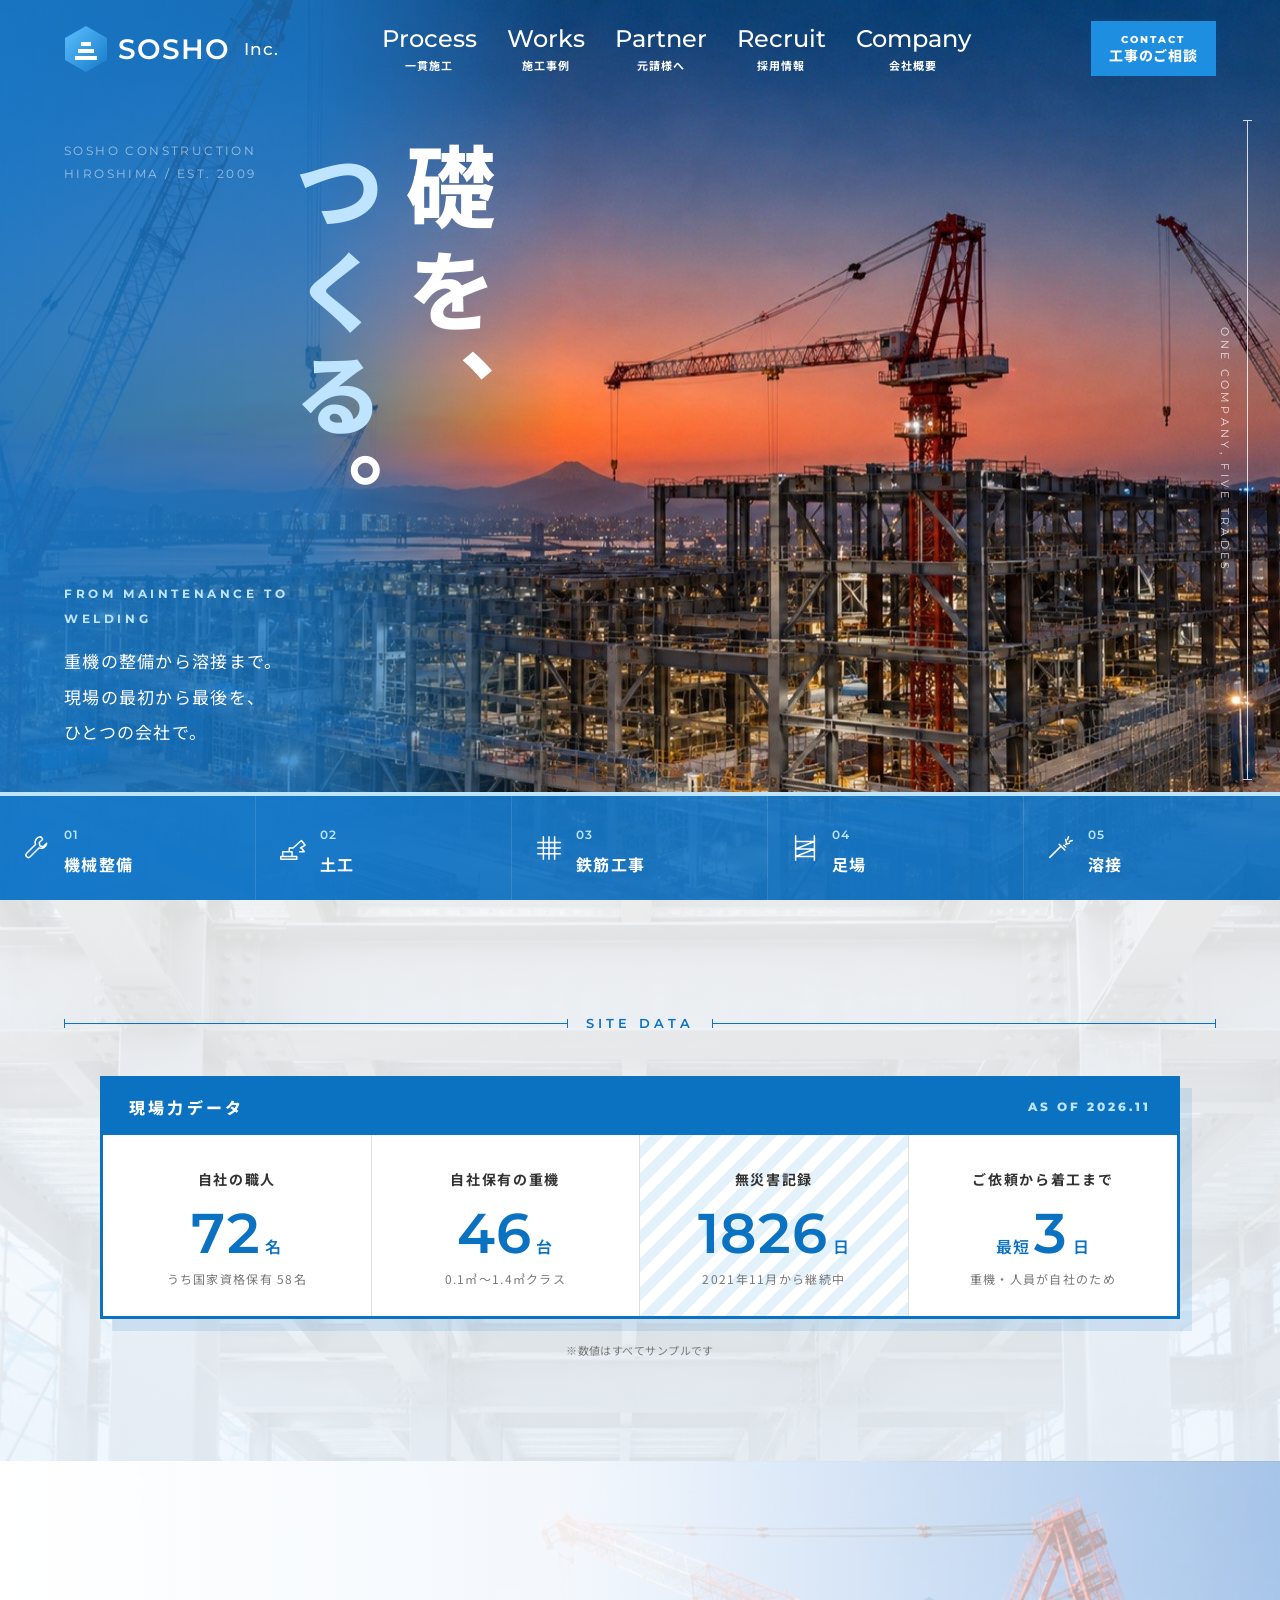
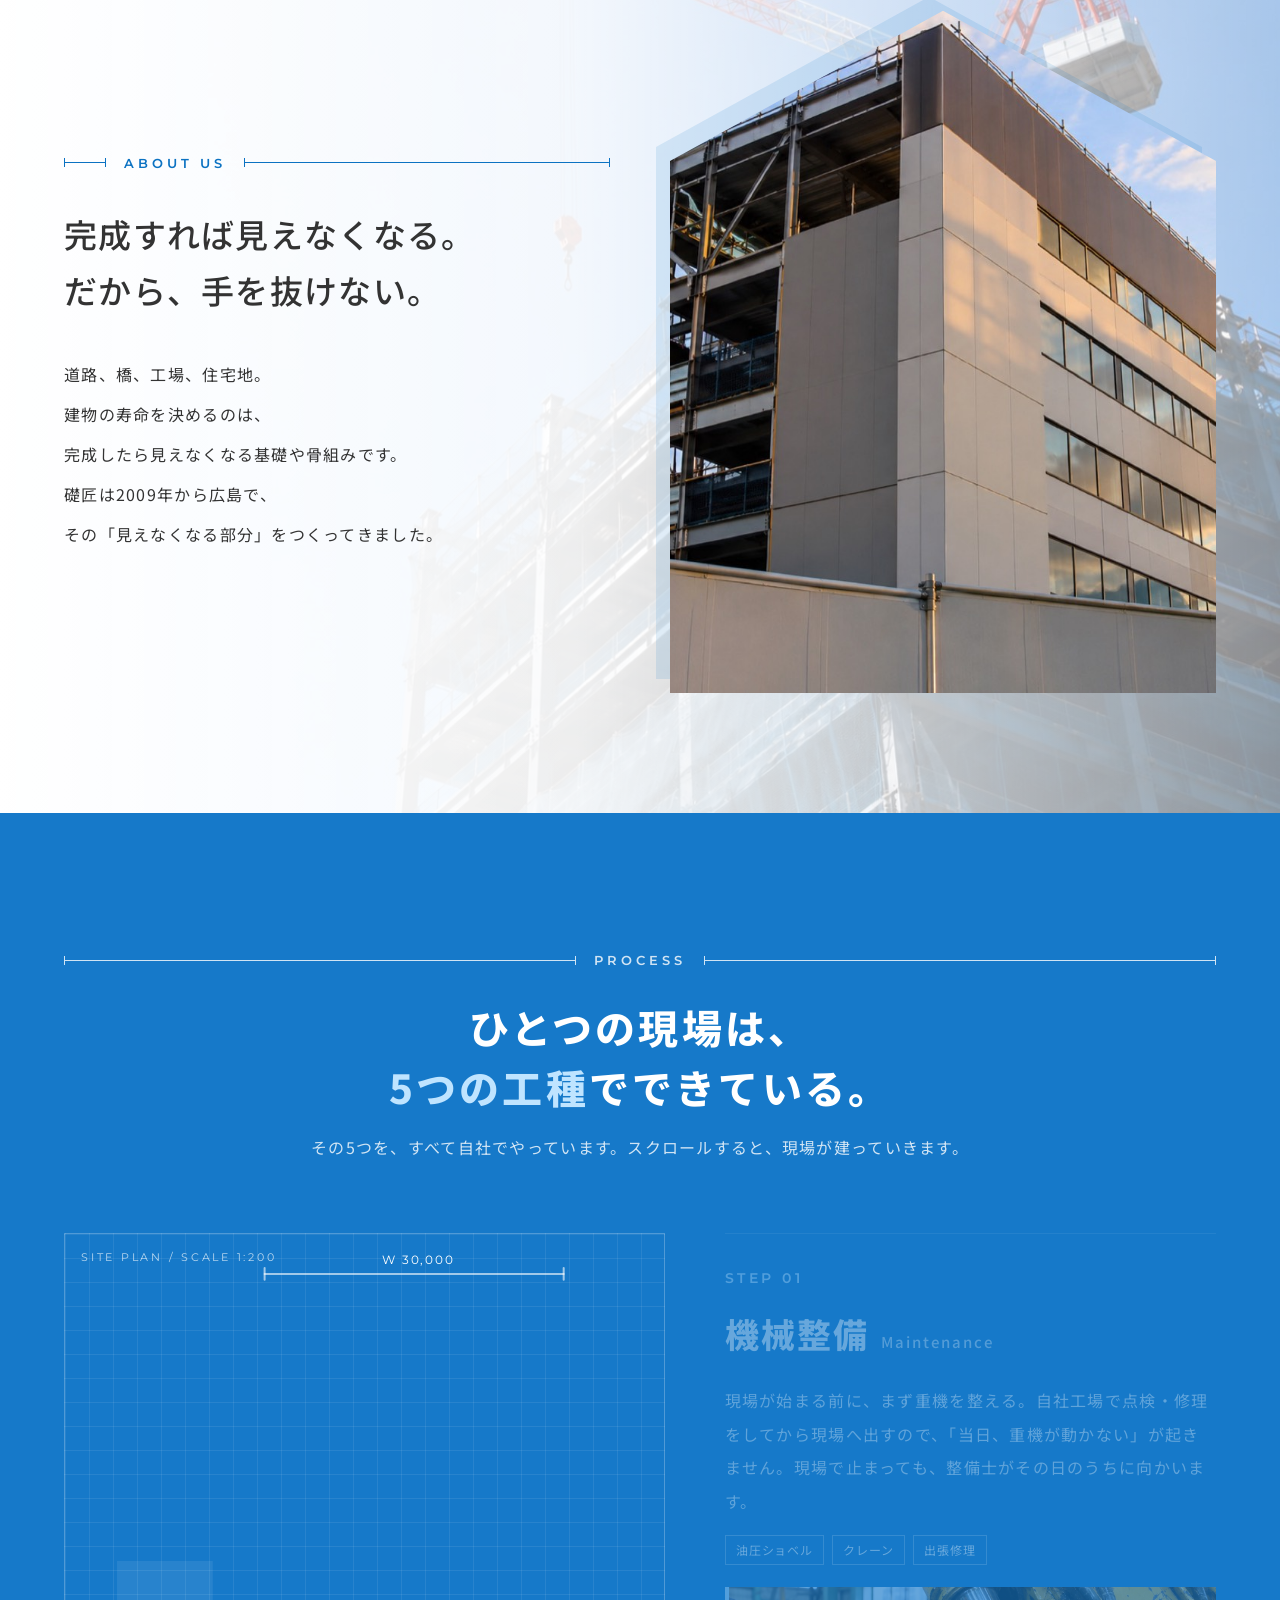
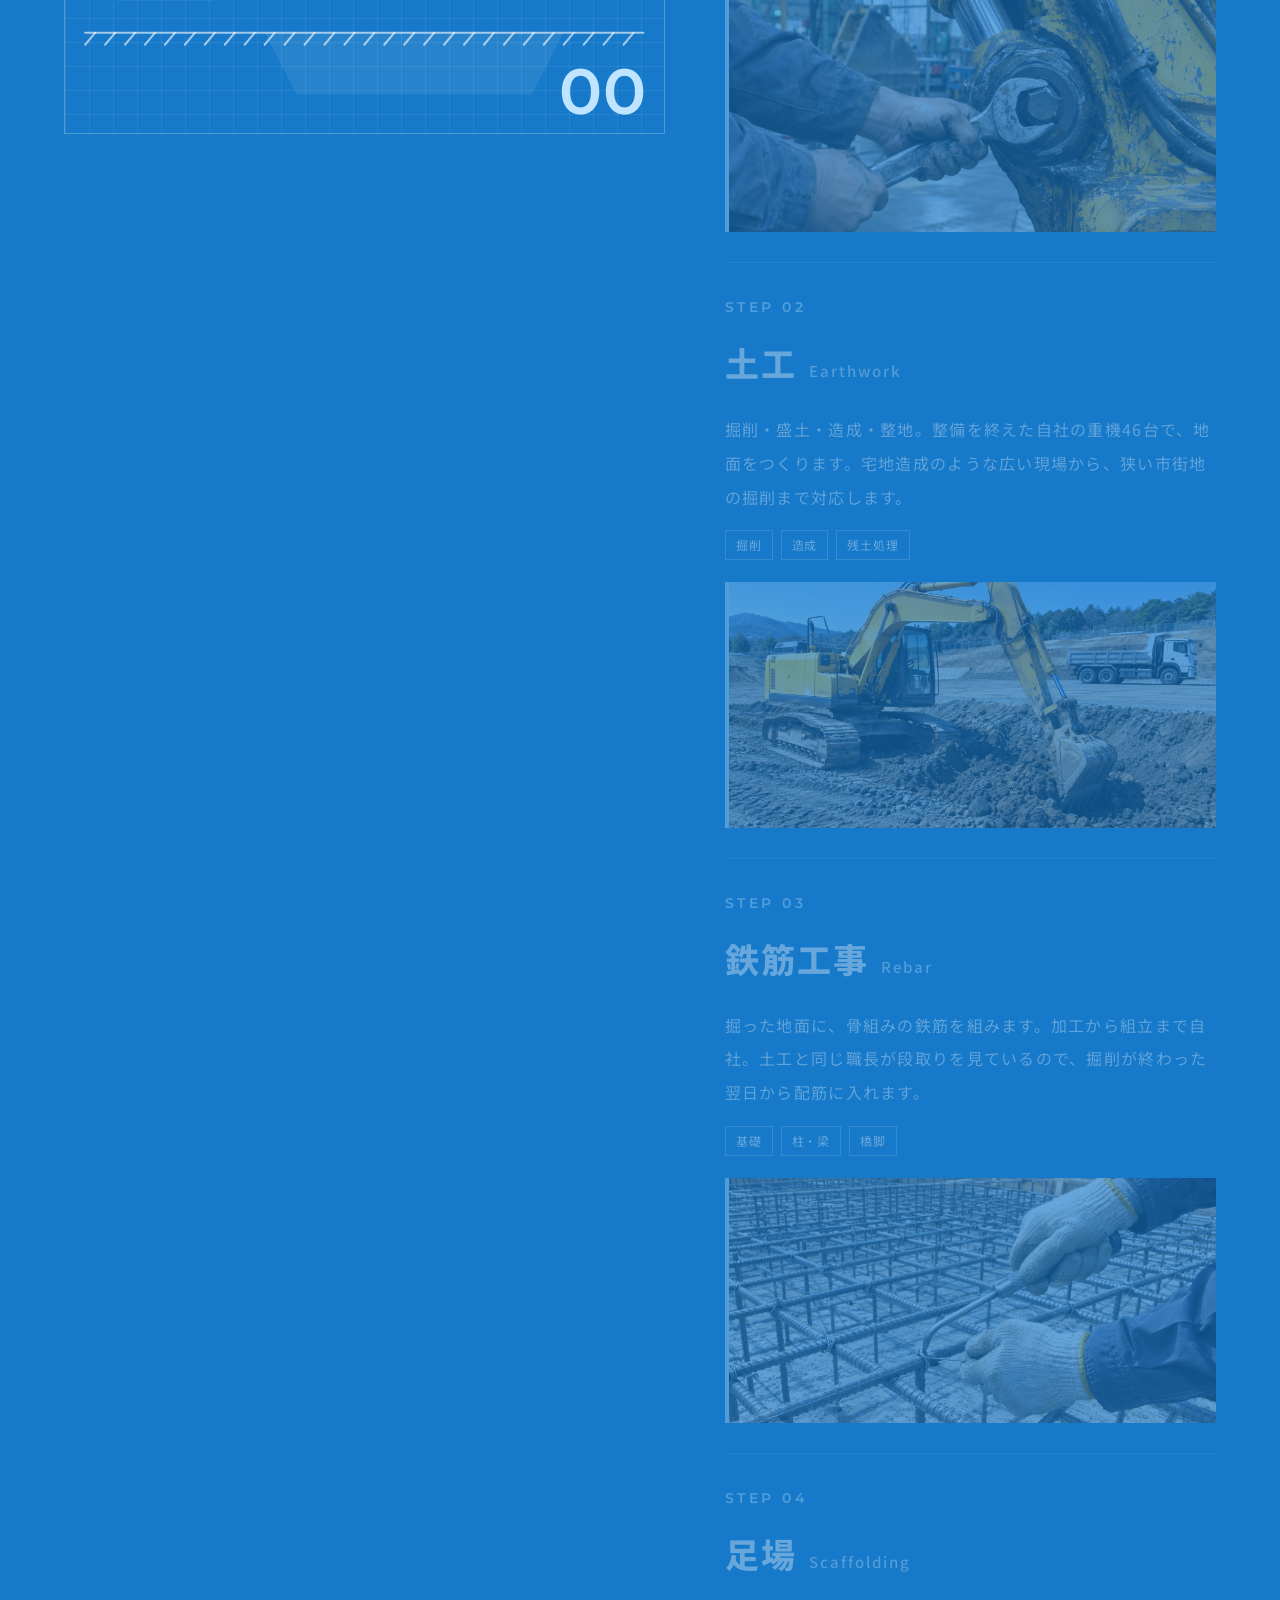
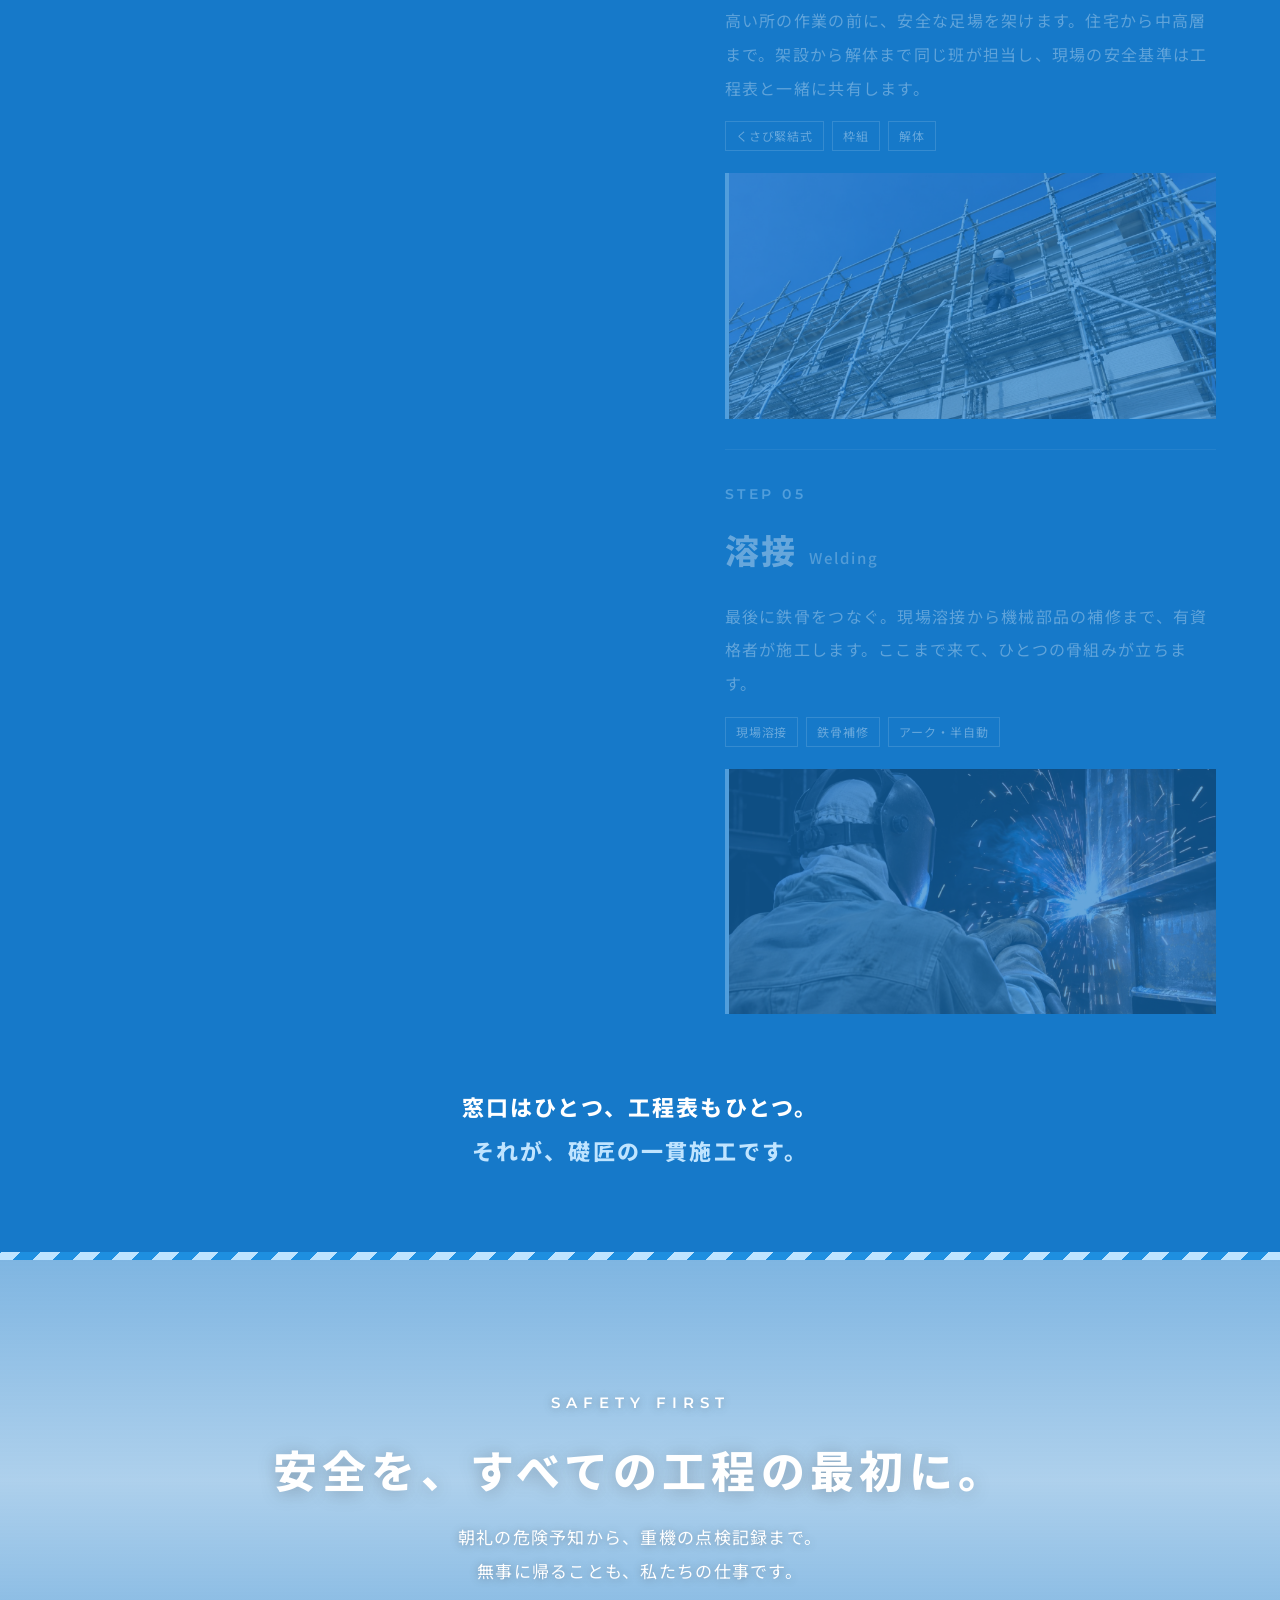
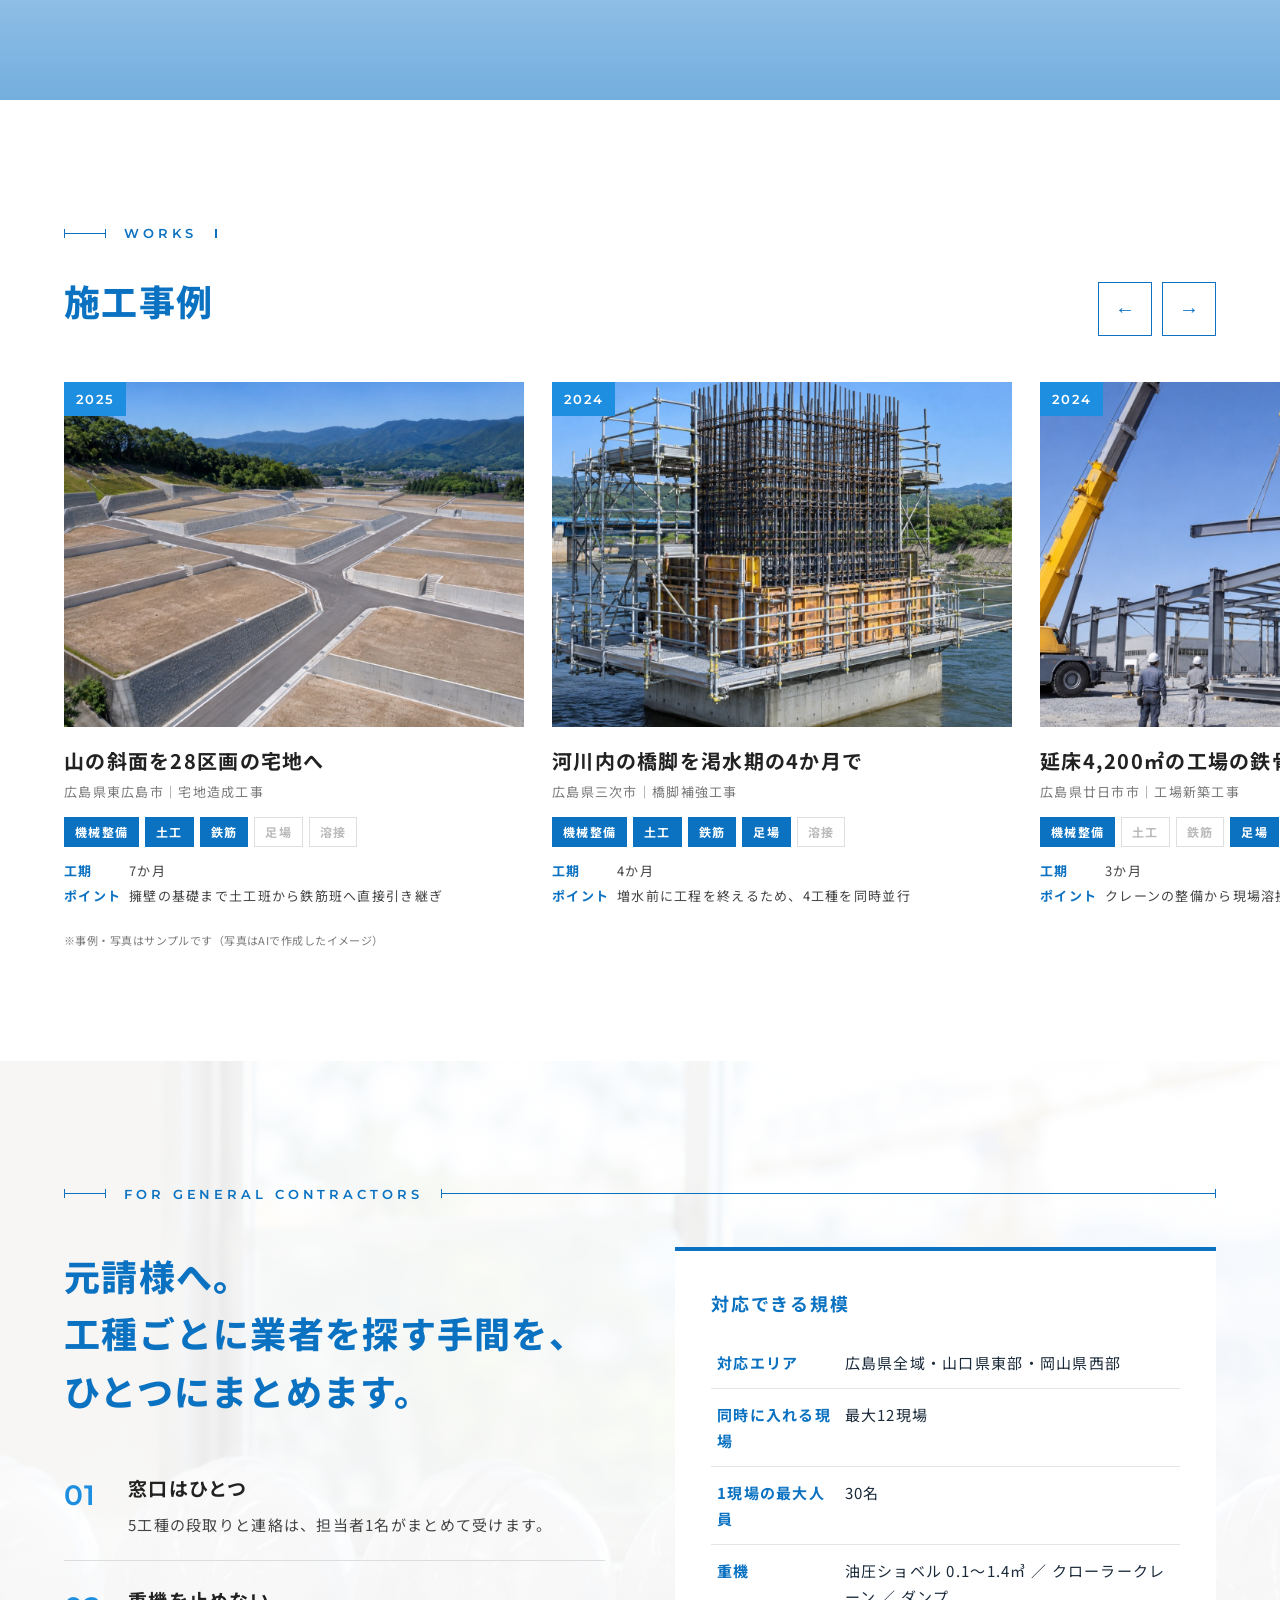
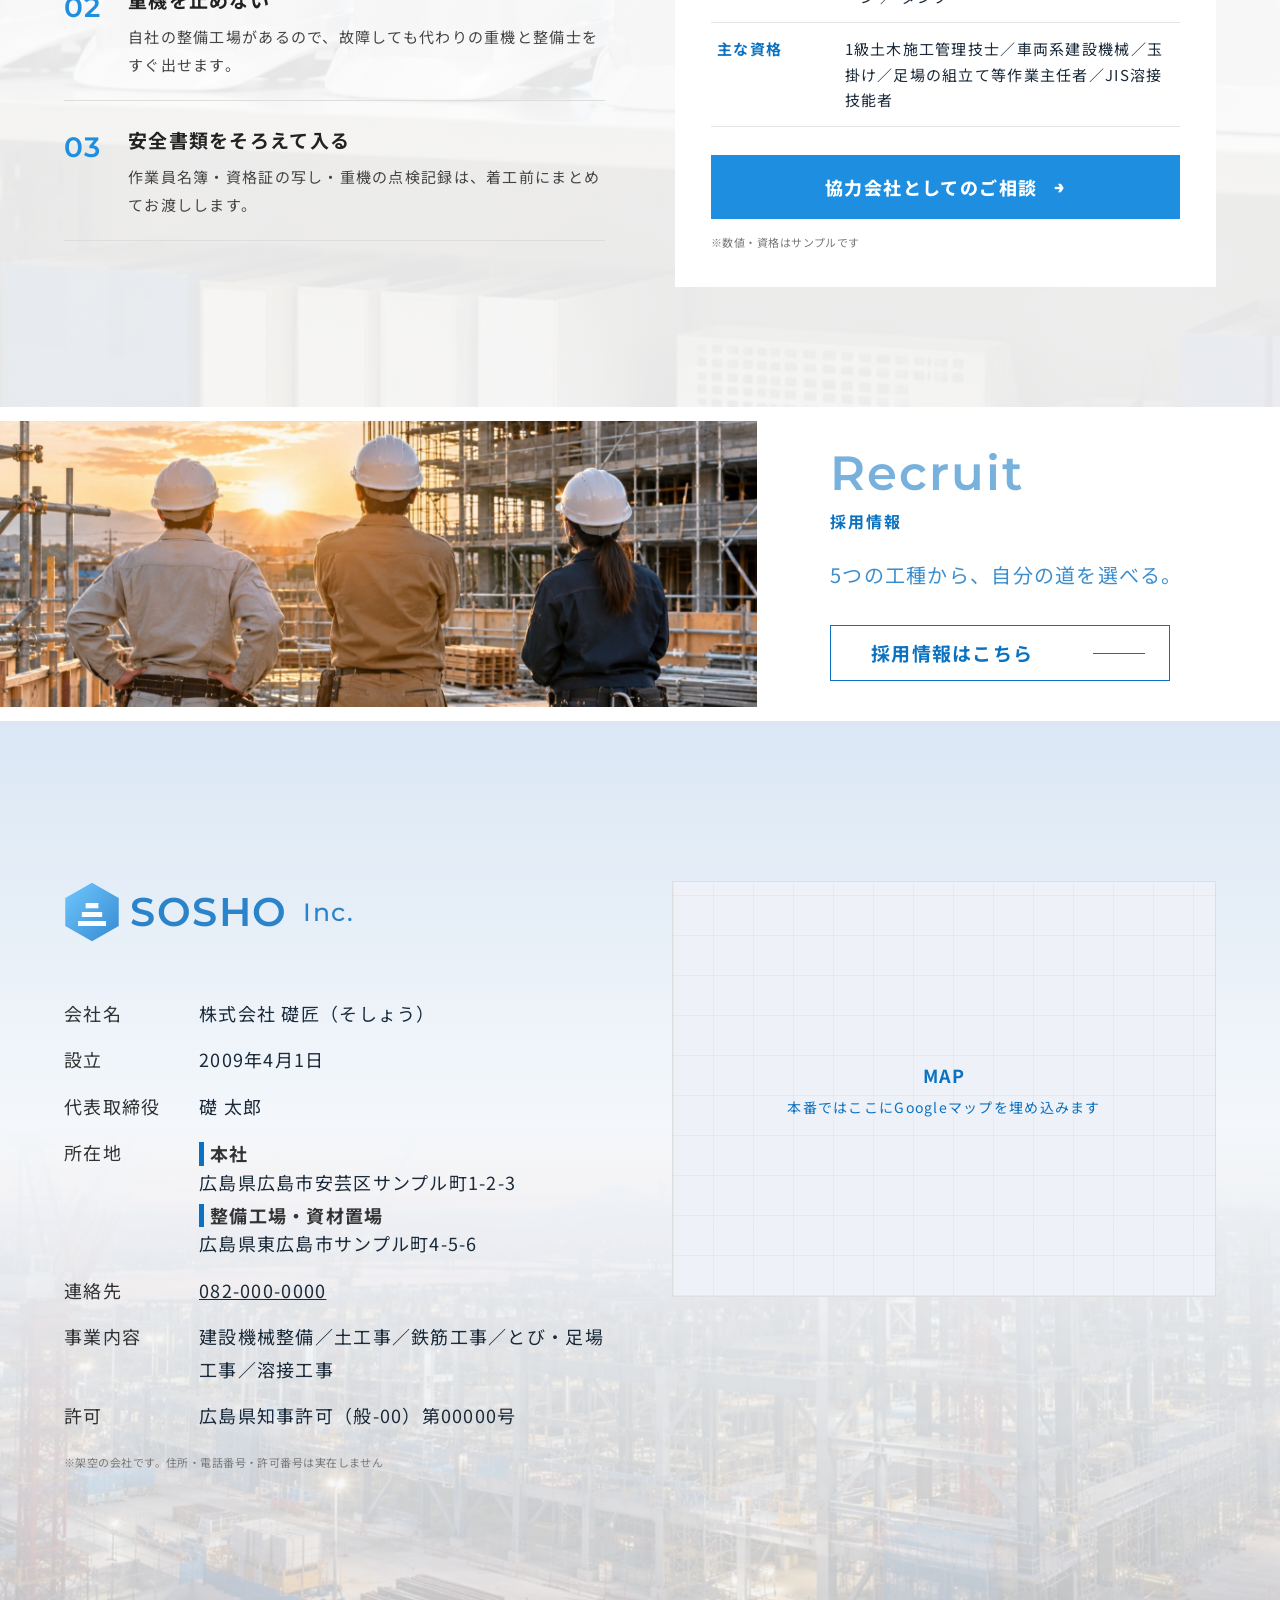
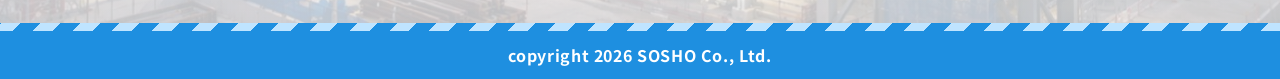
<file: index.html>
<!doctype html>
<html lang="ja">
<head>
<meta charset="utf-8">
<meta name="viewport" content="width=device-width,initial-scale=1">
<meta name="robots" content="noindex,nofollow">
<title>株式会社 礎匠｜機械整備から溶接まで、一社で現場を通す（サンプル）</title>
<meta name="description" content="広島の総合建設会社 礎匠（架空のサンプルサイト）。機械整備・土工・鉄筋工事・足場・溶接の5工種を自社の職人と自社の重機で一貫施工します。">
<link rel="preconnect" href="https://fonts.googleapis.com"><link rel="preconnect" href="https://fonts.gstatic.com" crossorigin>
<link href="https://fonts.googleapis.com/css2?family=Montserrat:wght@500;600&family=Nanum+Myeongjo:wght@700&family=Noto+Sans+JP:wght@400;500;700;800&display=swap" rel="stylesheet">
<link rel="stylesheet" href="style.css?v=202611131541">
<link rel="stylesheet" href="v2.css?v=202611131541">
</head>
<body>

<svg width="0" height="0" style="position:absolute" aria-hidden="true">
  <defs><linearGradient id="lg" x1="0" y1="0" x2="1" y2="1"><stop offset="0" stop-color="#5cc0ff"/><stop offset="1" stop-color="#1679c9"/></linearGradient></defs>
  <symbol id="mark" viewBox="0 0 44 48"><path d="M22 1 43 13v22L22 47 1 35V13z" fill="url(#lg)"/><path d="M11 31h22v4H11zM14 24h16v4H14zM17 17h10v4H17z" fill="#fff"/></symbol>
  <symbol id="i1" viewBox="0 0 32 32"><path d="M20 4a6 6 0 0 0-5.6 8.2L5 21.6a2.6 2.6 0 0 0 3.7 3.7l9.4-9.4A6 6 0 0 0 26.3 11l-3.7 3.7-3.4-.9-.9-3.4L22 6.7A6 6 0 0 0 20 4z"/></symbol>
  <symbol id="i2" viewBox="0 0 32 32"><path d="M3 25h17v3H3zM5 25v-5h10v5M12 20v-4h4l9-8 4 5-5 3M25 16l3 4h-5"/></symbol>
  <symbol id="i3" viewBox="0 0 32 32"><path d="M4 10h24M4 16h24M4 22h24M10 4v24M16 4v24M22 4v24"/></symbol>
  <symbol id="i4" viewBox="0 0 32 32"><path d="M6 3v26M26 3v26M6 9h20M6 17h20M6 25h20M6 17l20-8M6 25l20-8"/></symbol>
  <symbol id="i5" viewBox="0 0 32 32"><path d="M4 26l12-12M14 12l6 6M21 7l1 4M25 11l-4 1M24 4l-1 3M28 8l-3 1M19 13l2 2"/></symbol>
</svg>

<header class="header is-top">
  <a href="index.html" class="logo"><svg><use href="#mark"/></svg>SOSHO <small>Inc.</small></a>
  <button class="menu-btn" aria-label="メニュー" aria-expanded="false"><span></span><span></span><span></span></button>
  <nav class="gnav">
    <ul>
      <li><a href="#process"><span class="en">Process</span><span class="ja">一貫施工</span></a></li>
      <li><a href="#works"><span class="en">Works</span><span class="ja">施工事例</span></a></li>
      <li><a href="#partner"><span class="en">Partner</span><span class="ja">元請様へ</span></a></li>
      <li><a href="recruit.html"><span class="en">Recruit</span><span class="ja">採用情報</span></a></li>
      <li><a href="#company"><span class="en">Company</span><span class="ja">会社概要</span></a></li>
    </ul>
  </nav>
  <a href="contact.html" class="cta-head"><small>CONTACT</small>工事のご相談</a>
  <div class="hazard"></div>
</header>

<a href="contact.html" class="contact-tab">お問い合わせ</a>
<a href="#top" class="to-top" aria-label="ページの先頭へ">TOP</a>

<main id="top">
  <section class="hero2 fv">
    <div class="plan">
      <p class="mark">SOSHO CONSTRUCTION<br>HIROSHIMA / EST. 2009</p>
      <h1>礎を、<br><em>つくる</em>。</h1>
      <p class="lead"><b>FROM MAINTENANCE TO WELDING</b>重機の整備から溶接まで。<br>現場の最初から最後を、<br>ひとつの会社で。</p>
    </div>
    <div class="photo">
      <div class="bg" role="img" aria-label="夕暮れの建設現場"></div>
      <div class="v-dim"><span>ONE COMPANY, FIVE TRADES</span></div>
    </div>
    <nav class="trades" aria-label="5つの工種">
      <a href="#step1"><svg><use href="#i1"/></svg><span><i>01</i><br>機械整備</span></a>
      <a href="#step2"><svg><use href="#i2"/></svg><span><i>02</i><br>土工</span></a>
      <a href="#step3"><svg><use href="#i3"/></svg><span><i>03</i><br>鉄筋工事</span></a>
      <a href="#step4"><svg><use href="#i4"/></svg><span><i>04</i><br>足場</span></a>
      <a href="#step5"><svg><use href="#i5"/></svg><span><i>05</i><br>溶接</span></a>
    </nav>
  </section>

  <section class="board">
    <div class="inner">
      <p class="dim fade">SITE DATA</p>
      <div class="sign fade">
        <div class="sign-head">現場力データ<span>AS OF 2026.11</span></div>
        <dl class="cells">
          <div class="cell"><dt>自社の職人</dt><dd><span data-count="72">72</span><small>名</small></dd><p>うち国家資格保有 58名</p></div>
          <div class="cell"><dt>自社保有の重機</dt><dd><span data-count="46">46</span><small>台</small></dd><p>0.1㎥〜1.4㎥クラス</p></div>
          <div class="cell safe"><dt>無災害記録</dt><dd><span data-count="1826">1826</span><small>日</small></dd><p>2021年11月から継続中</p></div>
          <div class="cell"><dt>ご依頼から着工まで</dt><dd><small style="margin:0 4px 0 0">最短</small><span data-count="3">3</span><small>日</small></dd><p>重機・人員が自社のため</p></div>
        </dl>
      </div>
      <p class="sample-note note">※数値はすべてサンプルです</p>
    </div>
  </section>

  <section class="about" id="about">
    <div class="inner wrap" style="margin-top:0">
      <div class="fade">
        <p class="dim left" style="margin-bottom:30px">ABOUT US</p>
        <p class="lead">完成すれば見えなくなる。<br>だから、手を抜けない。</p>
        <p class="body">道路、橋、工場、住宅地。<br>建物の寿命を決めるのは、<br>完成したら見えなくなる基礎や骨組みです。<br>礎匠は2009年から広島で、<br>その「見えなくなる部分」をつくってきました。</p>
      </div>
      <div class="pic fade"><div class="house"><img src="img/about.jpg" alt="鉄骨造の建物を見上げた様子" loading="lazy"></div></div>
    </div>
  </section>

  <section class="process" id="process">
    <div class="inner">
      <div class="head fade">
        <p class="dim yellow">PROCESS</p>
        <h2>ひとつの現場は、<br><em>5つの工種</em>でできている。</h2>
        <p>その5つを、すべて自社でやっています。スクロールすると、現場が建っていきます。</p>
      </div>
      <div class="grid">
        <div class="fig" id="fig">
          <span class="cap">SITE PLAN / SCALE 1:200</span>
          <svg viewBox="0 0 600 500" role="img" aria-label="工程ごとに現場が建っていく図"><g class="ly base on" data-ly="0"><line x1="20" y1="400" x2="580" y2="400" pathLength="1"/><line x1="30" y1="400" x2="20" y2="412" pathLength="1"/><line x1="50" y1="400" x2="40" y2="412" pathLength="1"/><line x1="70" y1="400" x2="60" y2="412" pathLength="1"/><line x1="90" y1="400" x2="80" y2="412" pathLength="1"/><line x1="110" y1="400" x2="100" y2="412" pathLength="1"/><line x1="130" y1="400" x2="120" y2="412" pathLength="1"/><line x1="150" y1="400" x2="140" y2="412" pathLength="1"/><line x1="170" y1="400" x2="160" y2="412" pathLength="1"/><line x1="190" y1="400" x2="180" y2="412" pathLength="1"/><line x1="210" y1="400" x2="200" y2="412" pathLength="1"/><line x1="230" y1="400" x2="220" y2="412" pathLength="1"/><line x1="250" y1="400" x2="240" y2="412" pathLength="1"/><line x1="270" y1="400" x2="260" y2="412" pathLength="1"/><line x1="290" y1="400" x2="280" y2="412" pathLength="1"/><line x1="310" y1="400" x2="300" y2="412" pathLength="1"/><line x1="330" y1="400" x2="320" y2="412" pathLength="1"/><line x1="350" y1="400" x2="340" y2="412" pathLength="1"/><line x1="370" y1="400" x2="360" y2="412" pathLength="1"/><line x1="390" y1="400" x2="380" y2="412" pathLength="1"/><line x1="410" y1="400" x2="400" y2="412" pathLength="1"/><line x1="430" y1="400" x2="420" y2="412" pathLength="1"/><line x1="450" y1="400" x2="440" y2="412" pathLength="1"/><line x1="470" y1="400" x2="460" y2="412" pathLength="1"/><line x1="490" y1="400" x2="480" y2="412" pathLength="1"/><line x1="510" y1="400" x2="500" y2="412" pathLength="1"/><line x1="530" y1="400" x2="520" y2="412" pathLength="1"/><line x1="550" y1="400" x2="540" y2="412" pathLength="1"/><line x1="570" y1="400" x2="560" y2="412" pathLength="1"/><line x1="200" y1="40" x2="500" y2="40" pathLength="1"/><line x1="200" y1="34" x2="200" y2="46" pathLength="1"/><line x1="500" y1="34" x2="500" y2="46" pathLength="1"/><text x="318" y="30">W 30,000</text></g><g class="ly l1" data-ly="1"><rect x="36" y="368" width="128" height="28" rx="14" pathLength="1"/><line x1="50" y1="382" x2="150" y2="382" pathLength="1"/><rect x="52" y="328" width="96" height="40" pathLength="1" class="fill"/><rect x="108" y="296" width="38" height="32" pathLength="1"/><polyline points="146,336 214,268 252,318" pathLength="1" class="thick"/><path d="M252 318 l24 14 l-30 12 z" pathLength="1"/><circle cx="80" cy="348" r="9" pathLength="1"/><text x="40" y="290">01 MAINTENANCE</text></g><g class="ly l2" data-ly="2"><path d="M200 400 L232 462 L468 462 L500 400" pathLength="1" class="fill"/><path d="M508 400 Q545 352 582 400" pathLength="1"/><line x1="240" y1="462" x2="256" y2="446" pathLength="1"/><line x1="268" y1="462" x2="284" y2="446" pathLength="1"/><line x1="296" y1="462" x2="312" y2="446" pathLength="1"/><line x1="324" y1="462" x2="340" y2="446" pathLength="1"/><line x1="352" y1="462" x2="368" y2="446" pathLength="1"/><line x1="380" y1="462" x2="396" y2="446" pathLength="1"/><line x1="408" y1="462" x2="424" y2="446" pathLength="1"/><line x1="436" y1="462" x2="452" y2="446" pathLength="1"/><text x="300" y="488">02 EARTHWORK</text></g><g class="ly l3" data-ly="3"><line x1="236" y1="446" x2="464" y2="446" pathLength="1"/><line x1="236" y1="456" x2="464" y2="456" pathLength="1"/><line x1="248" y1="442" x2="248" y2="460" pathLength="1"/><line x1="270" y1="442" x2="270" y2="460" pathLength="1"/><line x1="292" y1="442" x2="292" y2="460" pathLength="1"/><line x1="314" y1="442" x2="314" y2="460" pathLength="1"/><line x1="336" y1="442" x2="336" y2="460" pathLength="1"/><line x1="358" y1="442" x2="358" y2="460" pathLength="1"/><line x1="380" y1="442" x2="380" y2="460" pathLength="1"/><line x1="402" y1="442" x2="402" y2="460" pathLength="1"/><line x1="424" y1="442" x2="424" y2="460" pathLength="1"/><line x1="446" y1="442" x2="446" y2="460" pathLength="1"/><line x1="254" y1="456" x2="254" y2="176" pathLength="1"/><line x1="270" y1="456" x2="270" y2="176" pathLength="1"/><line x1="250" y1="196" x2="274" y2="196" pathLength="1"/><line x1="250" y1="226" x2="274" y2="226" pathLength="1"/><line x1="250" y1="256" x2="274" y2="256" pathLength="1"/><line x1="250" y1="286" x2="274" y2="286" pathLength="1"/><line x1="250" y1="316" x2="274" y2="316" pathLength="1"/><line x1="250" y1="346" x2="274" y2="346" pathLength="1"/><line x1="250" y1="376" x2="274" y2="376" pathLength="1"/><line x1="250" y1="406" x2="274" y2="406" pathLength="1"/><line x1="250" y1="436" x2="274" y2="436" pathLength="1"/><line x1="332" y1="456" x2="332" y2="176" pathLength="1"/><line x1="348" y1="456" x2="348" y2="176" pathLength="1"/><line x1="328" y1="196" x2="352" y2="196" pathLength="1"/><line x1="328" y1="226" x2="352" y2="226" pathLength="1"/><line x1="328" y1="256" x2="352" y2="256" pathLength="1"/><line x1="328" y1="286" x2="352" y2="286" pathLength="1"/><line x1="328" y1="316" x2="352" y2="316" pathLength="1"/><line x1="328" y1="346" x2="352" y2="346" pathLength="1"/><line x1="328" y1="376" x2="352" y2="376" pathLength="1"/><line x1="328" y1="406" x2="352" y2="406" pathLength="1"/><line x1="328" y1="436" x2="352" y2="436" pathLength="1"/><line x1="410" y1="456" x2="410" y2="176" pathLength="1"/><line x1="426" y1="456" x2="426" y2="176" pathLength="1"/><line x1="406" y1="196" x2="430" y2="196" pathLength="1"/><line x1="406" y1="226" x2="430" y2="226" pathLength="1"/><line x1="406" y1="256" x2="430" y2="256" pathLength="1"/><line x1="406" y1="286" x2="430" y2="286" pathLength="1"/><line x1="406" y1="316" x2="430" y2="316" pathLength="1"/><line x1="406" y1="346" x2="430" y2="346" pathLength="1"/><line x1="406" y1="376" x2="430" y2="376" pathLength="1"/><line x1="406" y1="406" x2="430" y2="406" pathLength="1"/><line x1="406" y1="436" x2="430" y2="436" pathLength="1"/><text x="434" y="232">03 REBAR</text></g><g class="ly l4" data-ly="4"><line x1="196" y1="400" x2="196" y2="140" pathLength="1"/><line x1="224" y1="400" x2="224" y2="140" pathLength="1"/><line x1="196" y1="160" x2="224" y2="160" pathLength="1"/><line x1="196" y1="208" x2="224" y2="208" pathLength="1"/><line x1="196" y1="256" x2="224" y2="256" pathLength="1"/><line x1="196" y1="304" x2="224" y2="304" pathLength="1"/><line x1="196" y1="352" x2="224" y2="352" pathLength="1"/><line x1="196" y1="400" x2="224" y2="400" pathLength="1"/><line x1="196" y1="400" x2="224" y2="352" pathLength="1"/><line x1="196" y1="304" x2="224" y2="256" pathLength="1"/><line x1="196" y1="208" x2="224" y2="160" pathLength="1"/><line x1="456" y1="400" x2="456" y2="140" pathLength="1"/><line x1="484" y1="400" x2="484" y2="140" pathLength="1"/><line x1="456" y1="160" x2="484" y2="160" pathLength="1"/><line x1="456" y1="208" x2="484" y2="208" pathLength="1"/><line x1="456" y1="256" x2="484" y2="256" pathLength="1"/><line x1="456" y1="304" x2="484" y2="304" pathLength="1"/><line x1="456" y1="352" x2="484" y2="352" pathLength="1"/><line x1="456" y1="400" x2="484" y2="400" pathLength="1"/><line x1="456" y1="400" x2="484" y2="352" pathLength="1"/><line x1="456" y1="304" x2="484" y2="256" pathLength="1"/><line x1="456" y1="208" x2="484" y2="160" pathLength="1"/><line x1="196" y1="140" x2="484" y2="140" pathLength="1"/><text x="492" y="150">04 SCAFFOLD</text></g><g class="ly l5" data-ly="5"><line x1="250" y1="176" x2="430" y2="176" pathLength="1" class="thick"/><line x1="250" y1="288" x2="430" y2="288" pathLength="1" class="thick"/><line x1="262" y1="176" x2="262" y2="288" pathLength="1" class="thick"/><line x1="340" y1="176" x2="340" y2="288" pathLength="1" class="thick"/><line x1="418" y1="176" x2="418" y2="288" pathLength="1" class="thick"/><circle class="spark" cx="340" cy="176" r="4"/><circle class="spark" cx="262" cy="288" r="4"/><circle class="spark" cx="418" cy="176" r="4"/><text x="250" y="120">05 WELDING</text></g></svg>
          <span class="stepno" id="stepno">00</span>
        </div>
        <ol class="steps">
          <li class="step" id="step1" data-step="1"><span class="no">STEP 01</span><h3>機械整備<small>Maintenance</small></h3><p>現場が始まる前に、まず重機を整える。自社工場で点検・修理をしてから現場へ出すので、「当日、重機が動かない」が起きません。現場で止まっても、整備士がその日のうちに向かいます。</p><div class="kit"><span>油圧ショベル</span><span>クレーン</span><span>出張修理</span></div><img src="img/machine.jpg" alt="重機を整備する手元" loading="lazy"></li>
          <li class="step" id="step2" data-step="2"><span class="no">STEP 02</span><h3>土工<small>Earthwork</small></h3><p>掘削・盛土・造成・整地。整備を終えた自社の重機46台で、地面をつくります。宅地造成のような広い現場から、狭い市街地の掘削まで対応します。</p><div class="kit"><span>掘削</span><span>造成</span><span>残土処理</span></div><img src="img/earth.jpg" alt="掘削する油圧ショベル" loading="lazy"></li>
          <li class="step" id="step3" data-step="3"><span class="no">STEP 03</span><h3>鉄筋工事<small>Rebar</small></h3><p>掘った地面に、骨組みの鉄筋を組みます。加工から組立まで自社。土工と同じ職長が段取りを見ているので、掘削が終わった翌日から配筋に入れます。</p><div class="kit"><span>基礎</span><span>柱・梁</span><span>橋脚</span></div><img src="img/rebar.jpg" alt="鉄筋を結束する手元" loading="lazy"></li>
          <li class="step" id="step4" data-step="4"><span class="no">STEP 04</span><h3>足場<small>Scaffolding</small></h3><p>高い所の作業の前に、安全な足場を架けます。住宅から中高層まで。架設から解体まで同じ班が担当し、現場の安全基準は工程表と一緒に共有します。</p><div class="kit"><span>くさび緊結式</span><span>枠組</span><span>解体</span></div><img src="img/scaffold.jpg" alt="ビルの外周の足場" loading="lazy"></li>
          <li class="step" id="step5" data-step="5"><span class="no">STEP 05</span><h3>溶接<small>Welding</small></h3><p>最後に鉄骨をつなぐ。現場溶接から機械部品の補修まで、有資格者が施工します。ここまで来て、ひとつの骨組みが立ちます。</p><div class="kit"><span>現場溶接</span><span>鉄骨補修</span><span>アーク・半自動</span></div><img src="img/weld.jpg" alt="溶接の火花" loading="lazy"></li>
        </ol>
      </div>
      <p class="done fade">窓口はひとつ、工程表もひとつ。<br><em>それが、礎匠の一貫施工です。</em></p>
    </div>
  </section>
  <div class="hazard"></div>

  <section class="photo-band">
    <div class="in fade">
      <p class="en">SAFETY FIRST</p>
      <h2>安全を、<br class="sp">すべての工程の最初に。</h2>
      <p>朝礼の危険予知から、重機の点検記録まで。<br>無事に帰ることも、私たちの仕事です。</p>
    </div>
  </section>
  <section class="works2" id="works">
    <div class="inner top">
      <div class="fade"><p class="dim left">WORKS</p><h2>施工事例</h2></div>
      <div class="arrows"><button type="button" data-rail="-1" aria-label="前へ">←</button><button type="button" data-rail="1" aria-label="次へ">→</button></div>
    </div>
    <div class="rail" id="rail">
      <article class="case"><figure><img src="img/case1.jpg" alt="宅地造成の完成写真"><span class="yr">2025</span></figure><h3>山の斜面を28区画の宅地へ</h3><p class="place">広島県東広島市｜宅地造成工事</p><div class="used"><span class="y">機械整備</span><span class="y">土工</span><span class="y">鉄筋</span><span>足場</span><span>溶接</span></div><dl><dt>工期</dt><dd>7か月</dd><dt>ポイント</dt><dd>擁壁の基礎まで土工班から鉄筋班へ直接引き継ぎ</dd></dl></article>
      <article class="case"><figure><img src="img/case2.jpg" alt="橋脚の鉄筋が組み上がった様子"><span class="yr">2024</span></figure><h3>河川内の橋脚を渇水期の4か月で</h3><p class="place">広島県三次市｜橋脚補強工事</p><div class="used"><span class="y">機械整備</span><span class="y">土工</span><span class="y">鉄筋</span><span class="y">足場</span><span>溶接</span></div><dl><dt>工期</dt><dd>4か月</dd><dt>ポイント</dt><dd>増水前に工程を終えるため、4工種を同時並行</dd></dl></article>
      <article class="case"><figure><img src="img/case3.jpg" alt="工場の鉄骨を吊り上げる様子"><span class="yr">2024</span></figure><h3>延床4,200㎡の工場の鉄骨建方</h3><p class="place">広島県廿日市市｜工場新築工事</p><div class="used"><span class="y">機械整備</span><span>土工</span><span>鉄筋</span><span class="y">足場</span><span class="y">溶接</span></div><dl><dt>工期</dt><dd>3か月</dd><dt>ポイント</dt><dd>クレーンの整備から現場溶接まで自社で完結</dd></dl></article>
      <article class="case"><figure><img src="img/about.jpg" alt="鉄骨造の建物"><span class="yr">2023</span></figure><h3>5階建て事務所ビルの躯体工事</h3><p class="place">広島県広島市｜事務所新築工事</p><div class="used"><span class="y">機械整備</span><span class="y">土工</span><span class="y">鉄筋</span><span class="y">足場</span><span class="y">溶接</span></div><dl><dt>工期</dt><dd>10か月</dd><dt>ポイント</dt><dd>5工種すべてを自社で担当した現場</dd></dl></article>
    </div>
    <p class="inner sample-note">※事例・写真はサンプルです（写真はAIで作成したイメージ）</p>
  </section>

  <section class="partner" id="partner">
    <div class="inner">
      <p class="dim left fade">FOR GENERAL CONTRACTORS</p>
      <div class="wrap">
        <div class="fade">
          <h2>元請様へ。<br>工種ごとに業者を探す手間を、<br>ひとつにまとめます。</h2>
          <ol class="promise">
            <li><b>窓口はひとつ</b><p>5工種の段取りと連絡は、担当者1名がまとめて受けます。</p></li>
            <li><b>重機を止めない</b><p>自社の整備工場があるので、故障しても代わりの重機と整備士をすぐ出せます。</p></li>
            <li><b>安全書類をそろえて入る</b><p>作業員名簿・資格証の写し・重機の点検記録は、着工前にまとめてお渡しします。</p></li>
          </ol>
        </div>
        <div class="spec fade">
          <h3>対応できる規模</h3>
          <table>
            <tr><th>対応エリア</th><td>広島県全域・山口県東部・岡山県西部</td></tr>
            <tr><th>同時に入れる現場</th><td>最大12現場</td></tr>
            <tr><th>1現場の最大人員</th><td>30名</td></tr>
            <tr><th>重機</th><td>油圧ショベル 0.1〜1.4㎥ ／ クローラークレーン ／ ダンプ</td></tr>
            <tr><th>主な資格</th><td>1級土木施工管理技士／車両系建設機械／玉掛け／足場の組立て等作業主任者／JIS溶接技能者</td></tr>
          </table>
          <a href="contact.html" class="btn-y">協力会社としてのご相談</a>
          <p class="sample-note">※数値・資格はサンプルです</p>
        </div>
      </div>
    </div>
  </section>

  <section class="recruit-band">
    <div class="pic"><img src="img/recruit.jpg" alt="現場を見渡す職人たちの後ろ姿" loading="lazy"></div>
    <div class="txt fade">
      <h2 class="ttl"><span class="en">Recruit</span><span class="ja">採用情報</span></h2>
      <p>5つの工種から、自分の道を選べる。</p>
      <a href="recruit.html" class="btn-line">採用情報はこちら</a>
    </div>
  </section>

  <section class="company" id="company">
    <div class="inner">
      <div class="fade">
        <div class="logo"><svg><use href="#mark"/></svg>SOSHO <small>Inc.</small></div>
        <dl class="co-table">
          <dt>会社名</dt><dd>株式会社 礎匠（そしょう）</dd>
          <dt>設立</dt><dd>2009年4月1日</dd>
          <dt>代表取締役</dt><dd>礎 太郎</dd>
          <dt>所在地</dt><dd><b>本社</b>広島県広島市安芸区サンプル町1-2-3<b>整備工場・資材置場</b>広島県東広島市サンプル町4-5-6</dd>
          <dt>連絡先</dt><dd><a href="tel:082-000-0000">082-000-0000</a></dd>
          <dt>事業内容</dt><dd>建設機械整備／土工事／鉄筋工事／とび・足場工事／溶接工事</dd>
          <dt>許可</dt><dd>広島県知事許可（般-00）第00000号</dd>
        </dl>
        <p class="sample-note" style="margin-top:20px">※架空の会社です。住所・電話番号・許可番号は実在しません</p>
      </div>
      <div class="map fade"><div><b>MAP</b>本番ではここにGoogleマップを埋め込みます</div></div>
    </div>
  </section>
</main>

<div class="hazard"></div>
<footer class="copyright">copyright 2026 SOSHO Co., Ltd.</footer>
<script src="common.js?v=202611131541"></script>
<script src="v2.js?v=202611131541"></script>
</body>
</html>
</file>
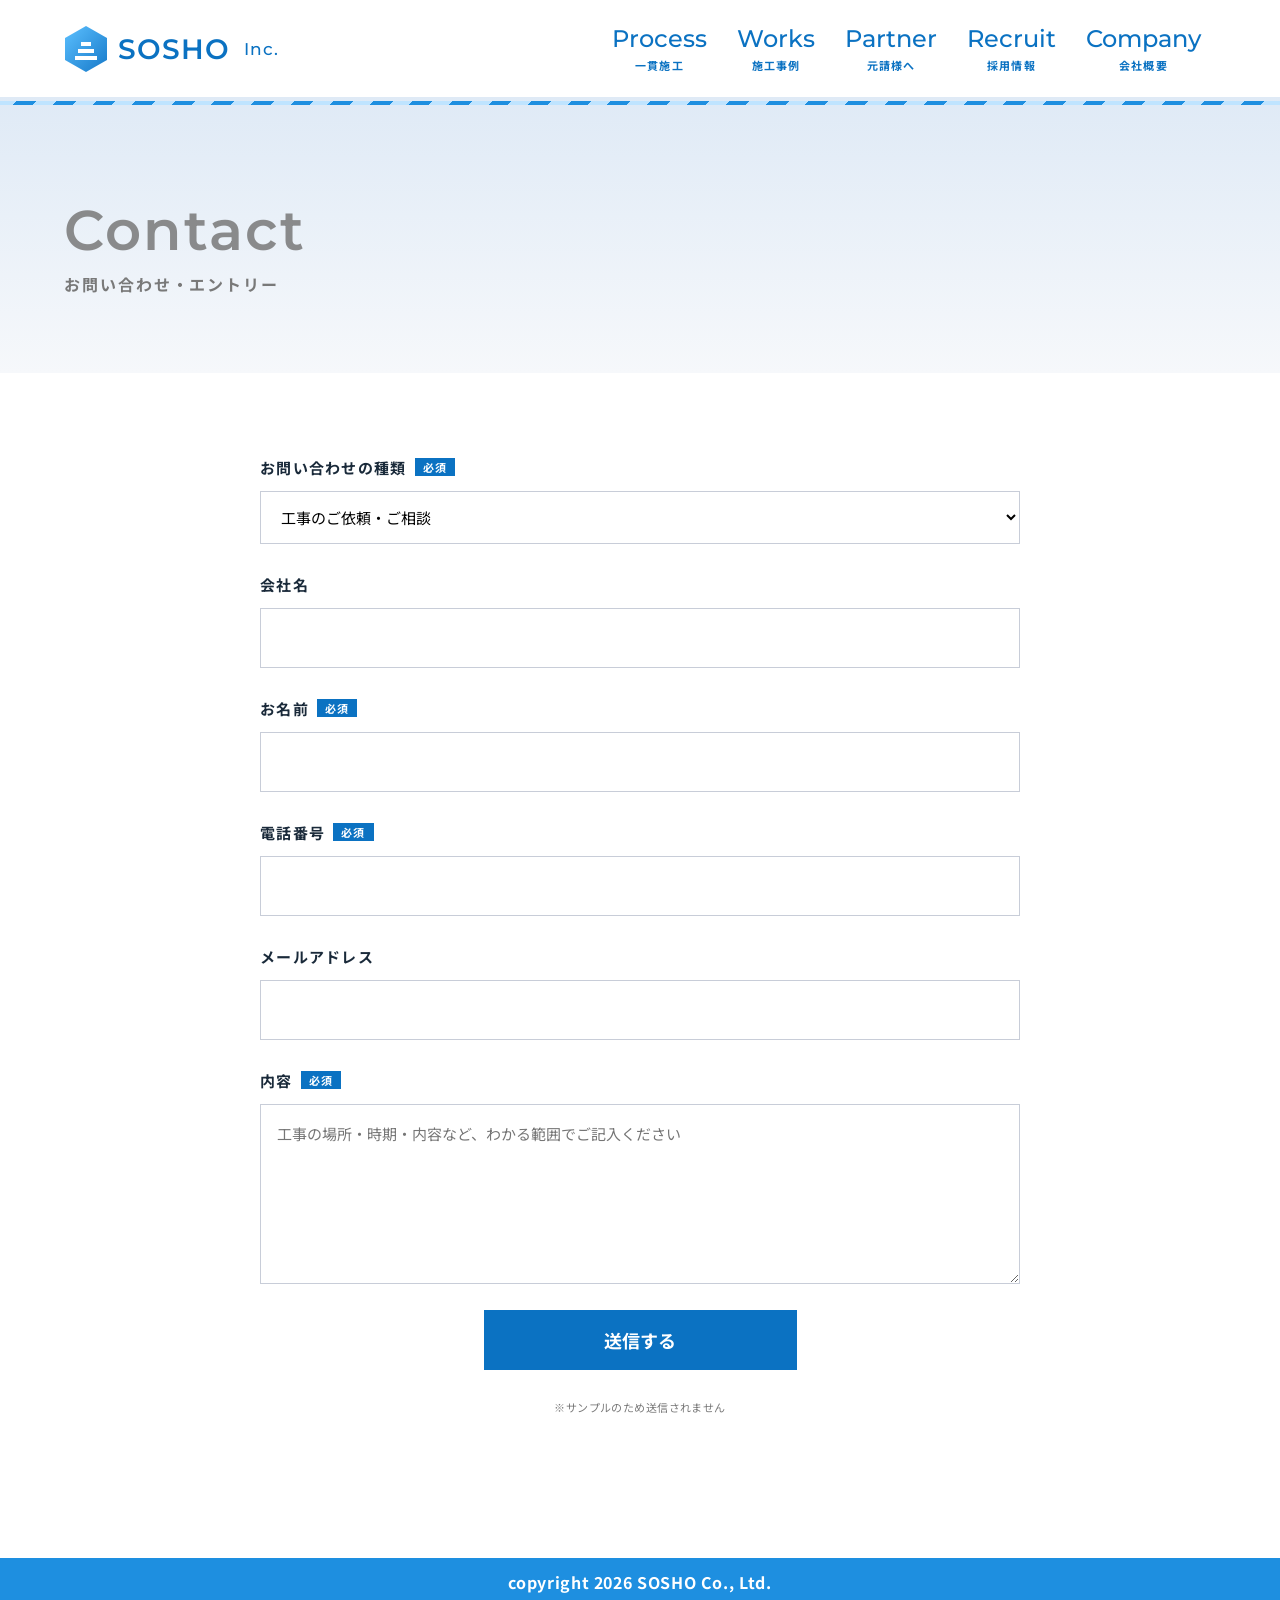
<file: contact.html>
<!doctype html>
<html lang="ja">
<head>
<meta charset="utf-8">
<meta name="viewport" content="width=device-width,initial-scale=1">
<meta name="robots" content="noindex,nofollow">
<title>お問い合わせ｜株式会社 礎匠（サンプル）</title>
<link rel="preconnect" href="https://fonts.googleapis.com"><link rel="preconnect" href="https://fonts.gstatic.com" crossorigin>
<link href="https://fonts.googleapis.com/css2?family=Montserrat:wght@500;600&family=Noto+Sans+JP:wght@400;500;700;800&display=swap" rel="stylesheet">
<link rel="stylesheet" href="style.css?v=202611131541">
<link rel="stylesheet" href="v2.css?v=202611131541">
</head>
<body>

<svg width="0" height="0" style="position:absolute" aria-hidden="true">
  <defs><linearGradient id="lg" x1="0" y1="0" x2="1" y2="1"><stop offset="0" stop-color="#5cc0ff"/><stop offset="1" stop-color="#1679c9"/></linearGradient></defs>
  <symbol id="mark" viewBox="0 0 44 48"><path d="M22 1 43 13v22L22 47 1 35V13z" fill="url(#lg)"/><path d="M11 31h22v4H11zM14 24h16v4H14zM17 17h10v4H17z" fill="#fff"/></symbol>
</svg>

<header class="header">
  <a href="index.html" class="logo"><svg><use href="#mark"/></svg>SOSHO <small>Inc.</small></a>
  <button class="menu-btn" aria-label="メニュー" aria-expanded="false"><span></span><span></span><span></span></button>
  <nav class="gnav">
    <ul>
      <li><a href="index.html#process"><span class="en">Process</span><span class="ja">一貫施工</span></a></li>
      <li><a href="index.html#works"><span class="en">Works</span><span class="ja">施工事例</span></a></li>
      <li><a href="index.html#partner"><span class="en">Partner</span><span class="ja">元請様へ</span></a></li>
      <li><a href="recruit.html"><span class="en">Recruit</span><span class="ja">採用情報</span></a></li>
      <li><a href="index.html#company"><span class="en">Company</span><span class="ja">会社概要</span></a></li>
    </ul>
  </nav>
  <div class="hazard"></div>
</header>

<main>
  <section class="page-head">
    <div class="inner"><h1 class="ttl"><span class="en">Contact</span><span class="ja">お問い合わせ・エントリー</span></h1></div>
  </section>
  <form class="form inner" onsubmit="event.preventDefault();alert('サンプルのため送信されません');">
    <label><span>お問い合わせの種類<em>必須</em></span>
      <select name="type" id="type" required><option value="work">工事のご依頼・ご相談</option><option value="partner">協力会社としてのご相談</option><option value="entry">採用へのエントリー</option><option value="other">その他</option></select></label>
    <label><span>会社名</span><input name="company" autocomplete="organization"></label>
    <label><span>お名前<em>必須</em></span><input name="name" required autocomplete="name"></label>
    <label><span>電話番号<em>必須</em></span><input name="tel" type="tel" required autocomplete="tel"></label>
    <label><span>メールアドレス</span><input name="email" type="email" autocomplete="email"></label>
    <label><span>内容<em>必須</em></span><textarea name="message" required placeholder="工事の場所・時期・内容など、わかる範囲でご記入ください"></textarea></label>
    <button type="submit">送信する</button>
    <p class="sample-note">※サンプルのため送信されません</p>
  </form>
</main>

<footer class="copyright">copyright 2026 SOSHO Co., Ltd.</footer>
<script src="common.js?v=202611131541"></script>
<script>if(new URLSearchParams(location.search).get('type')==='entry')document.getElementById('type').value='entry';</script>
</body>
</html>
</file>
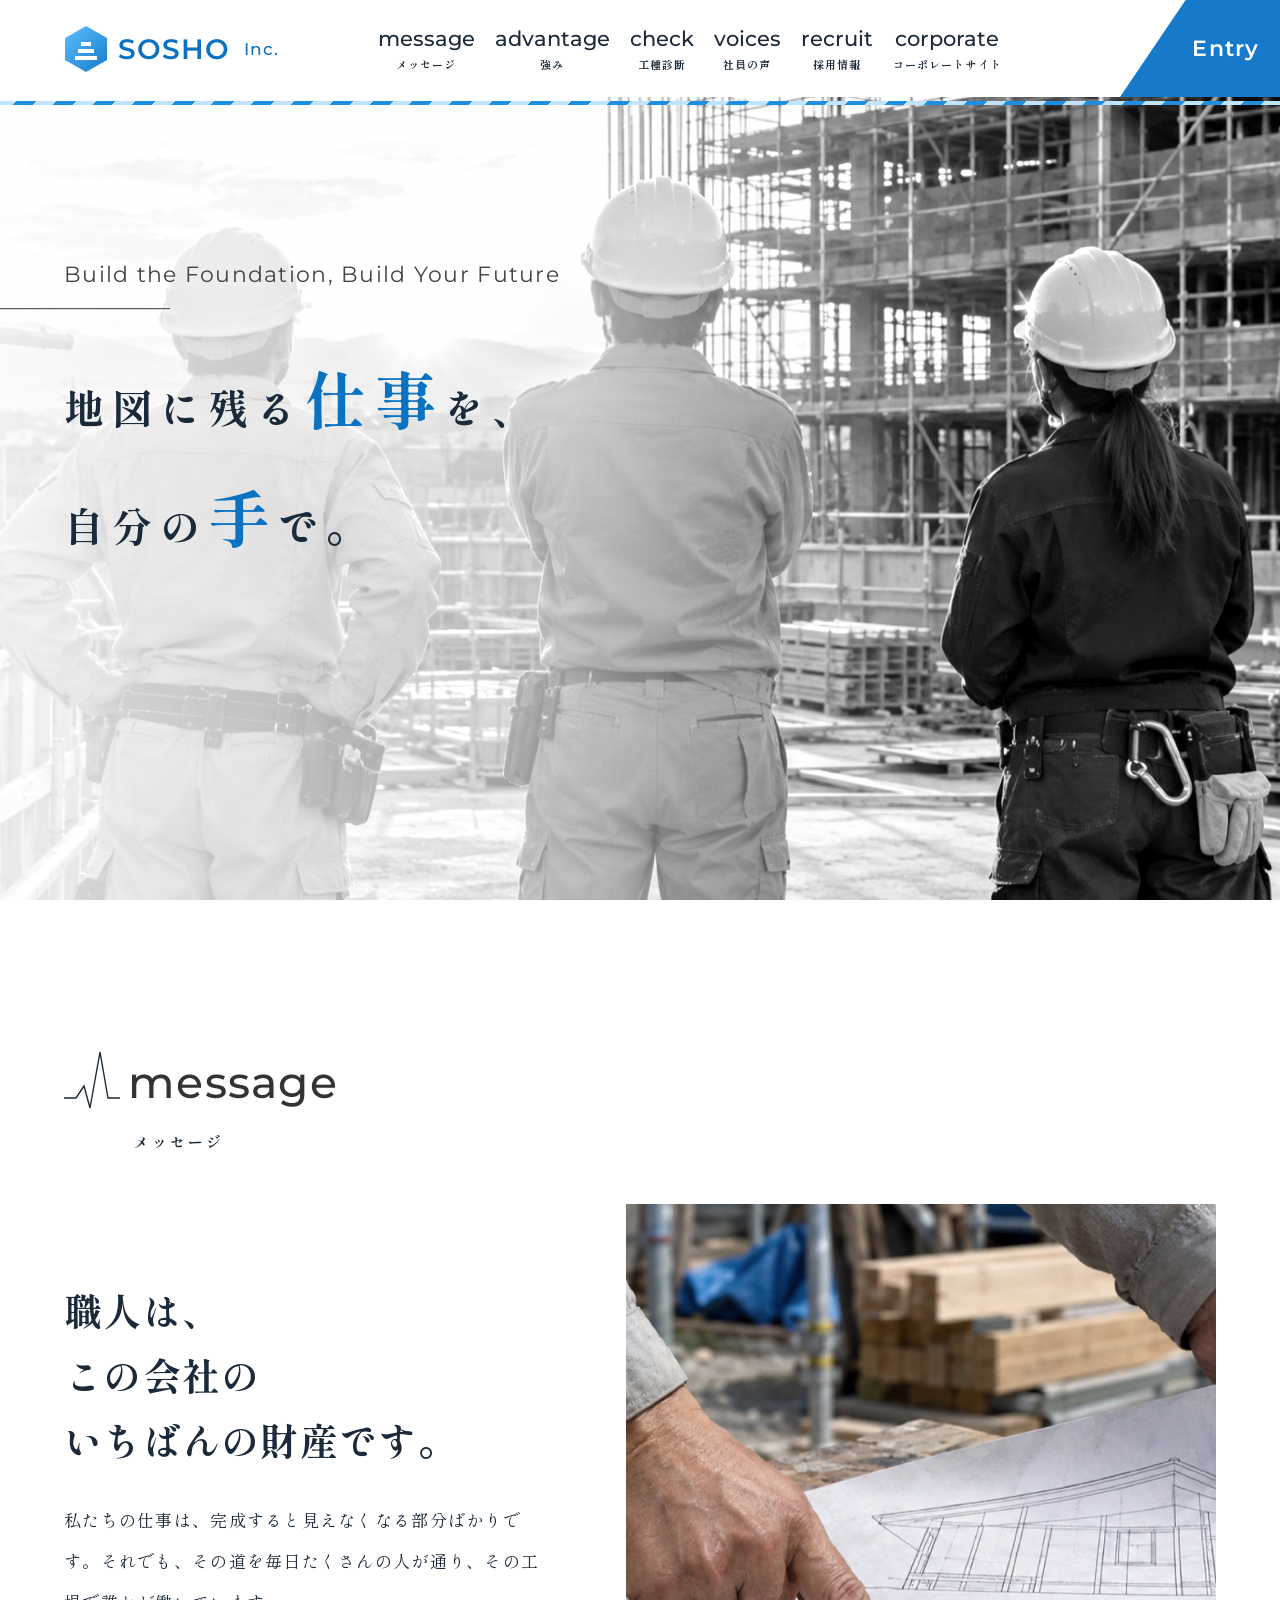
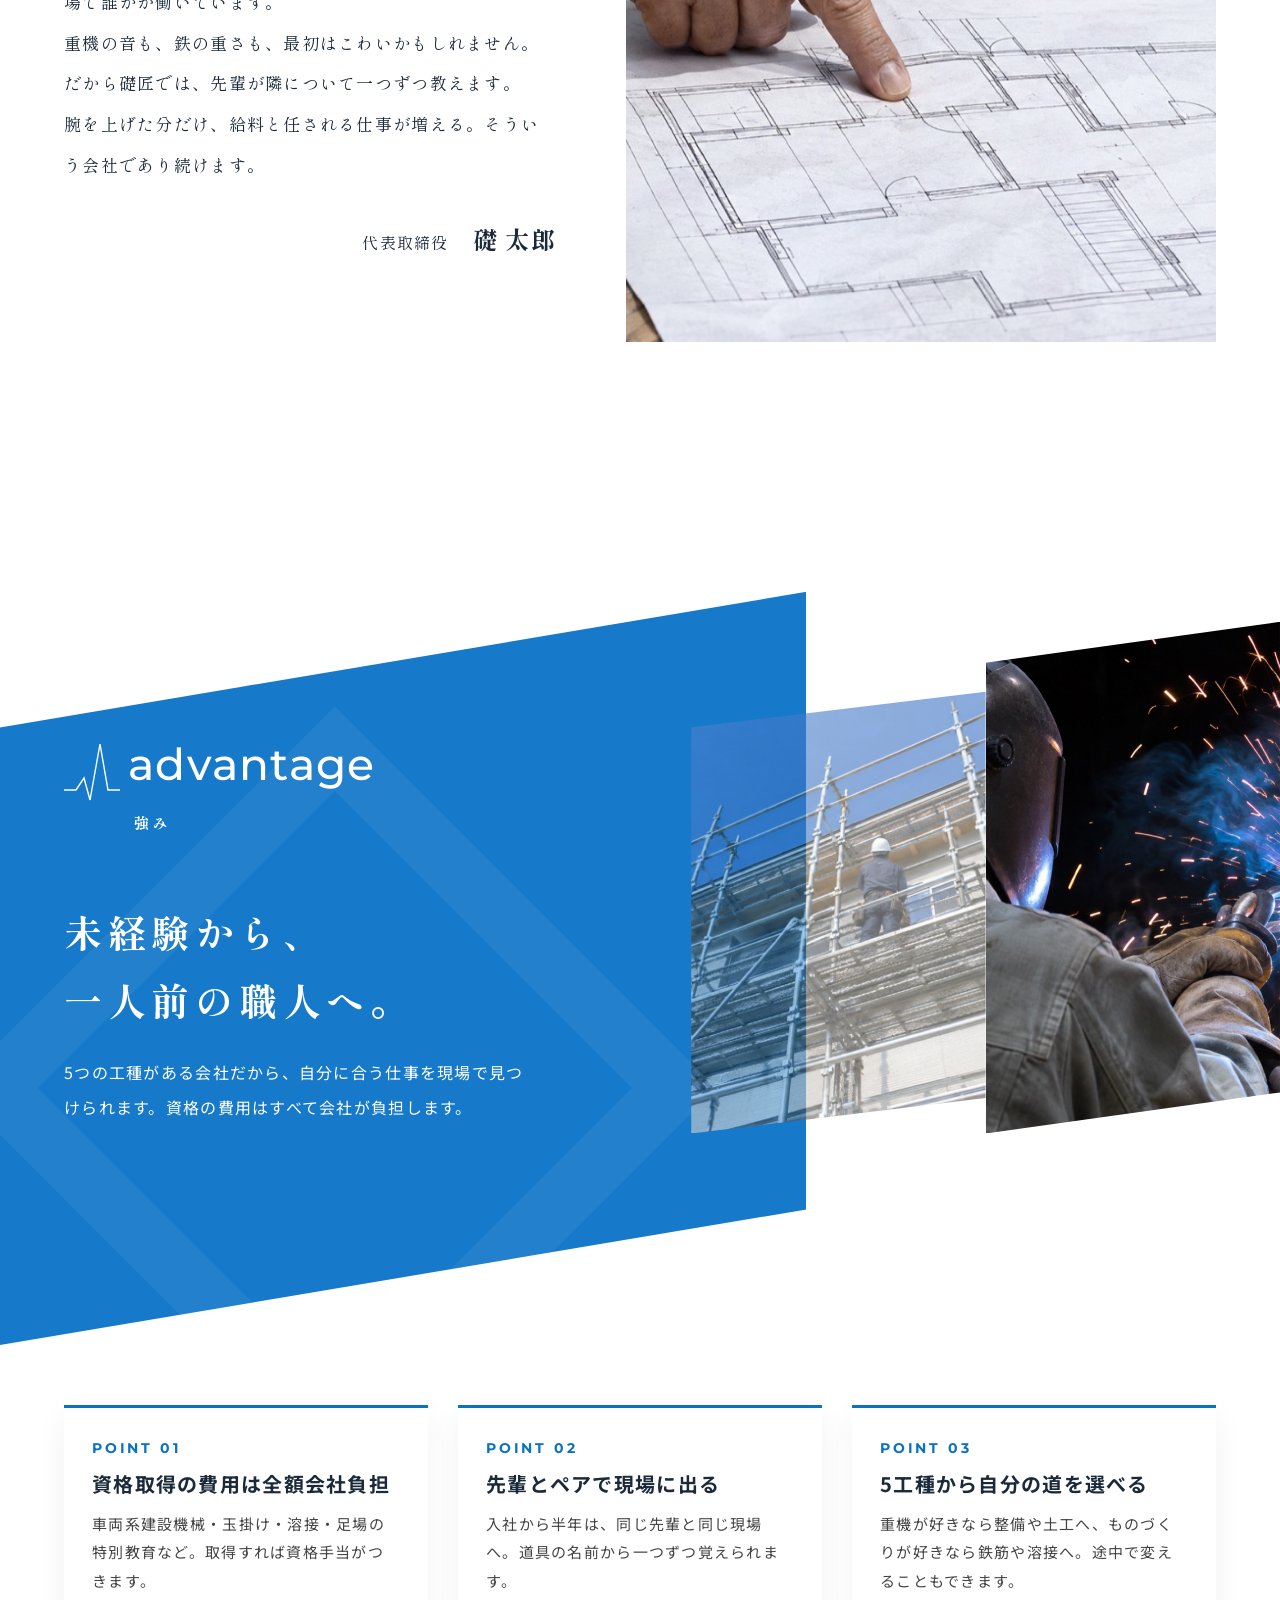
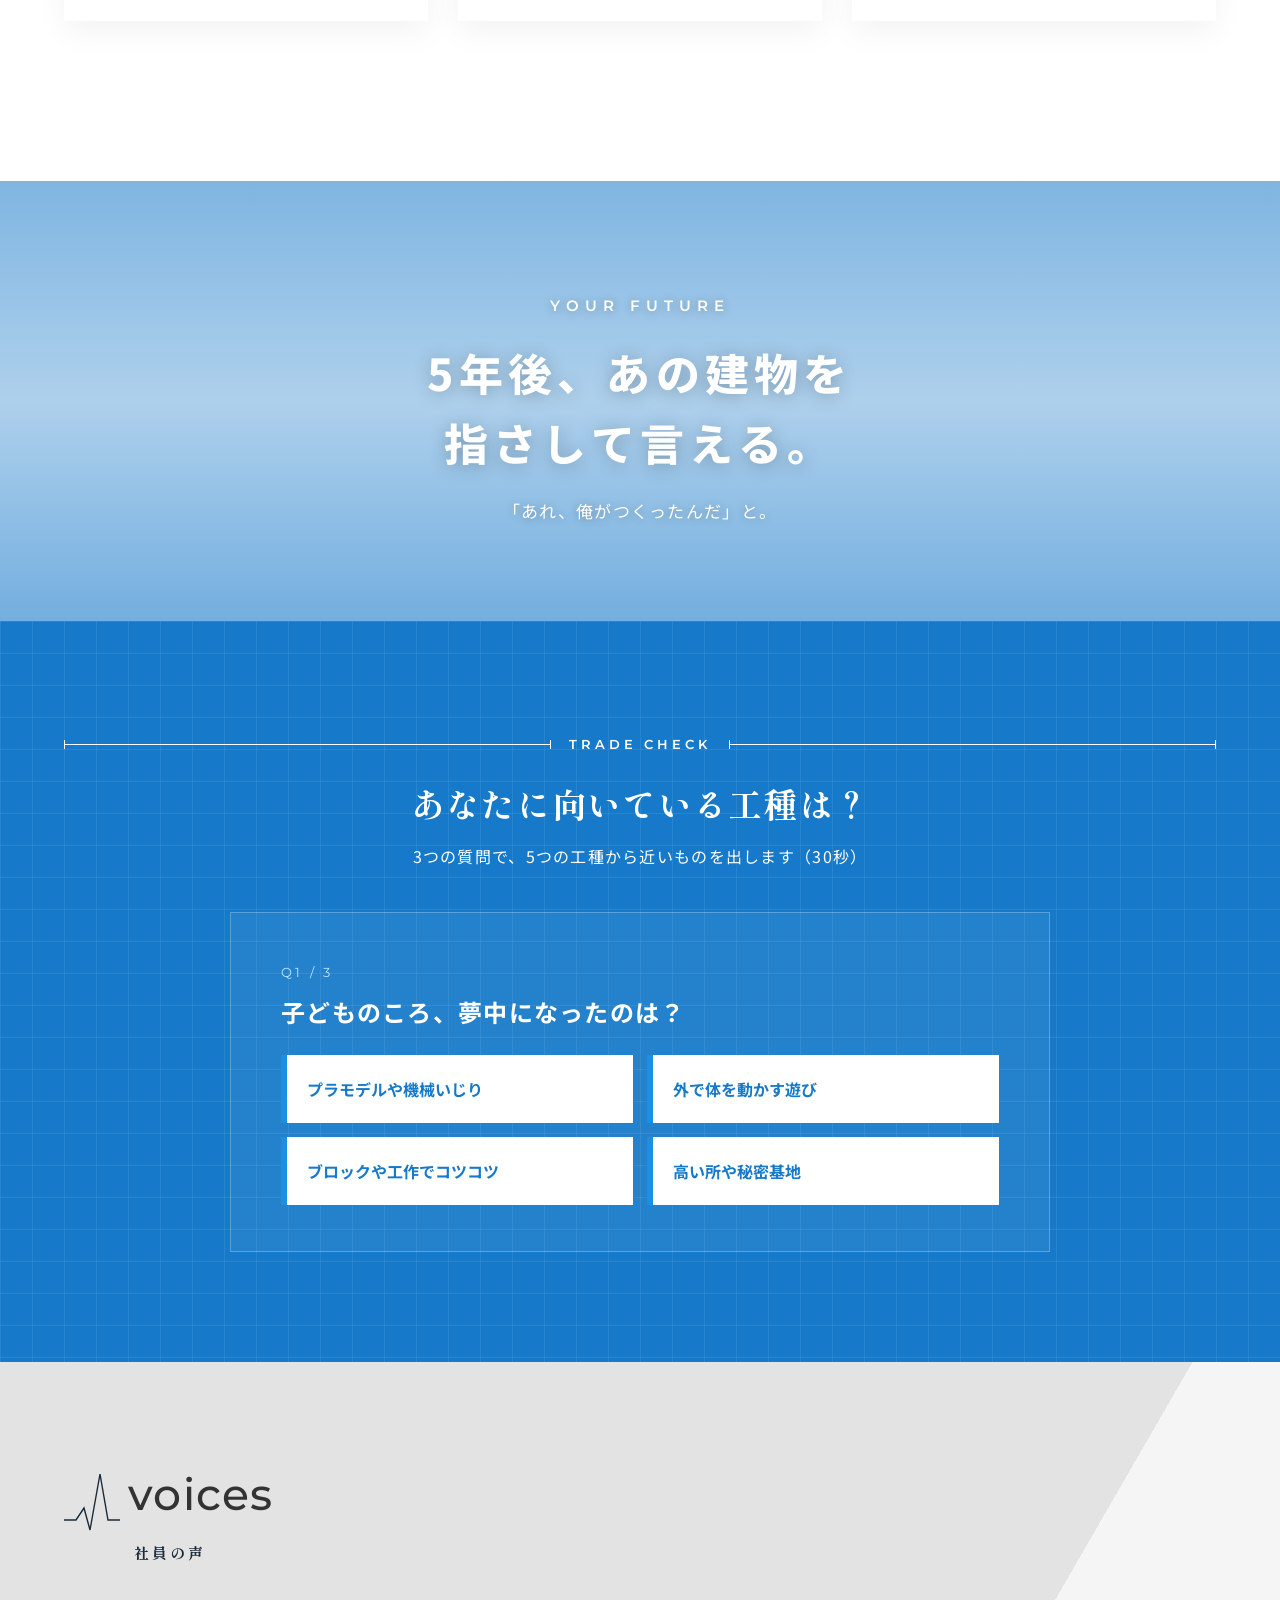
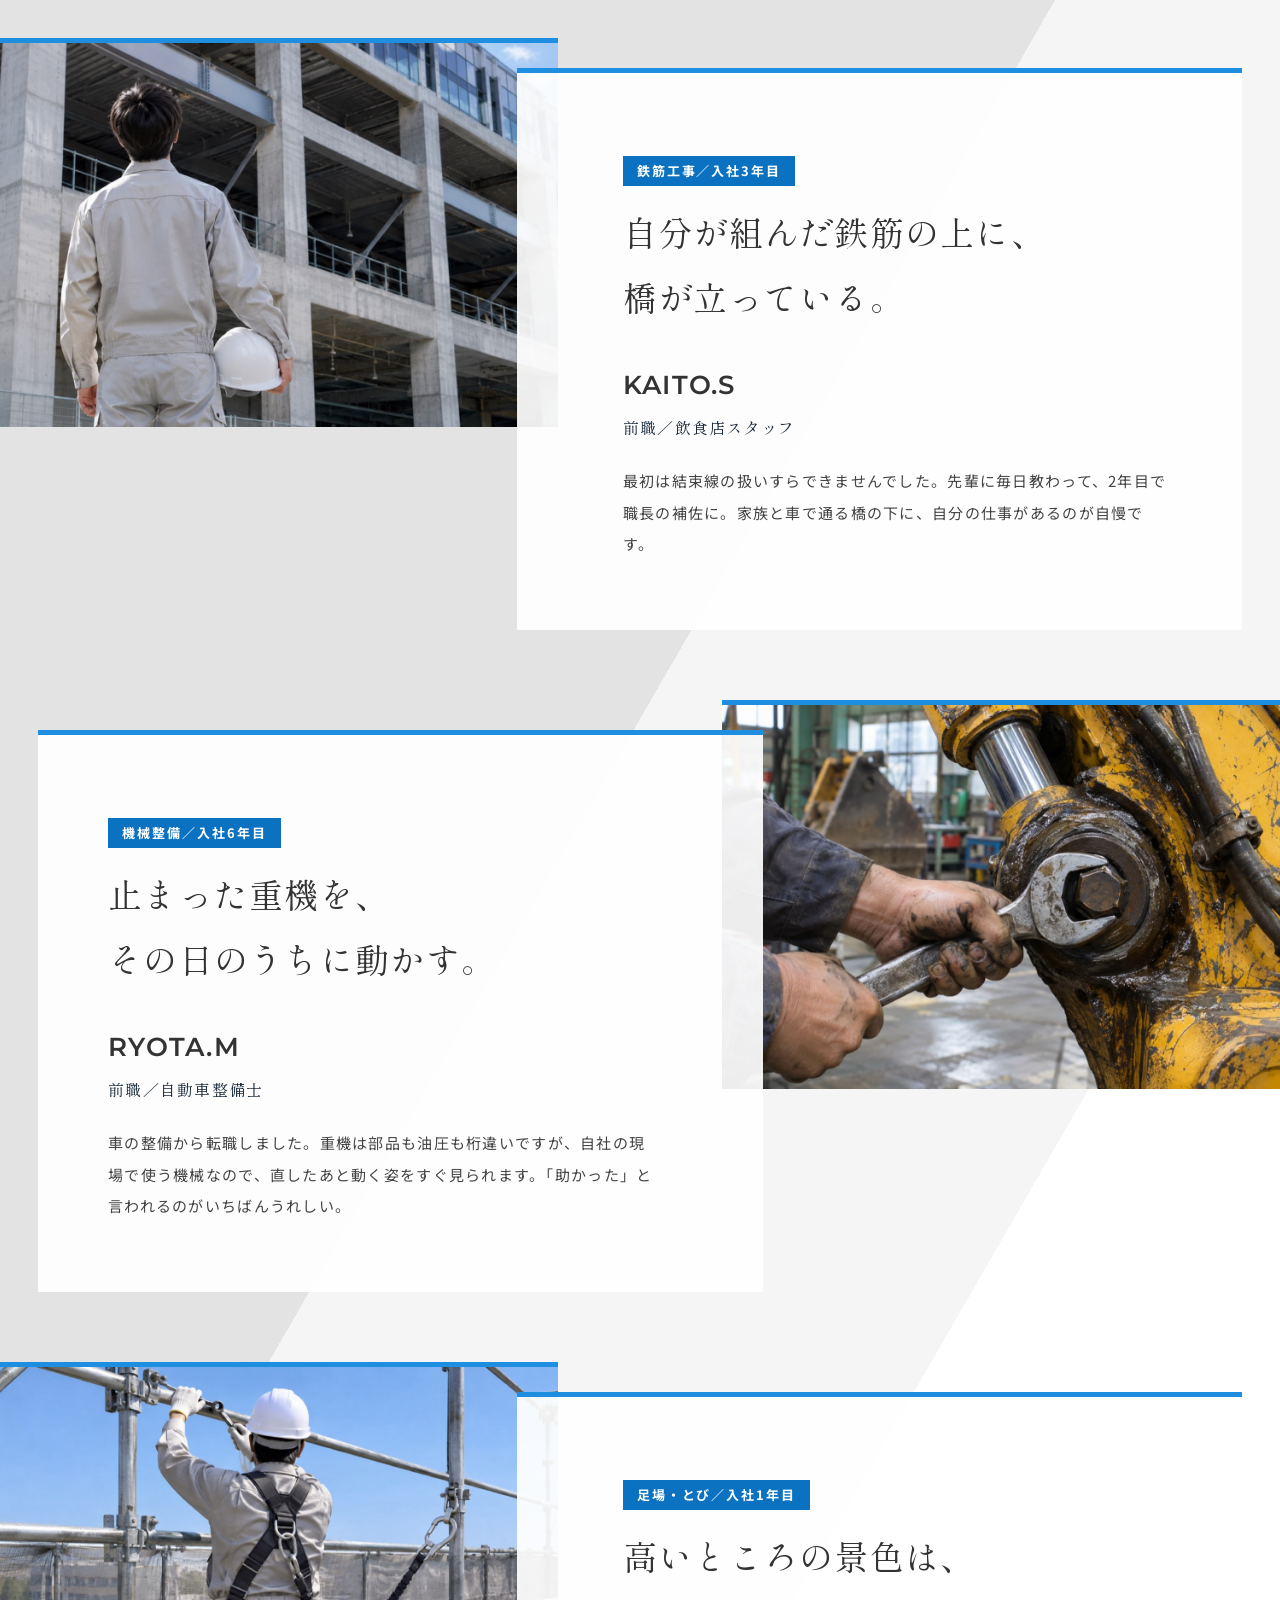
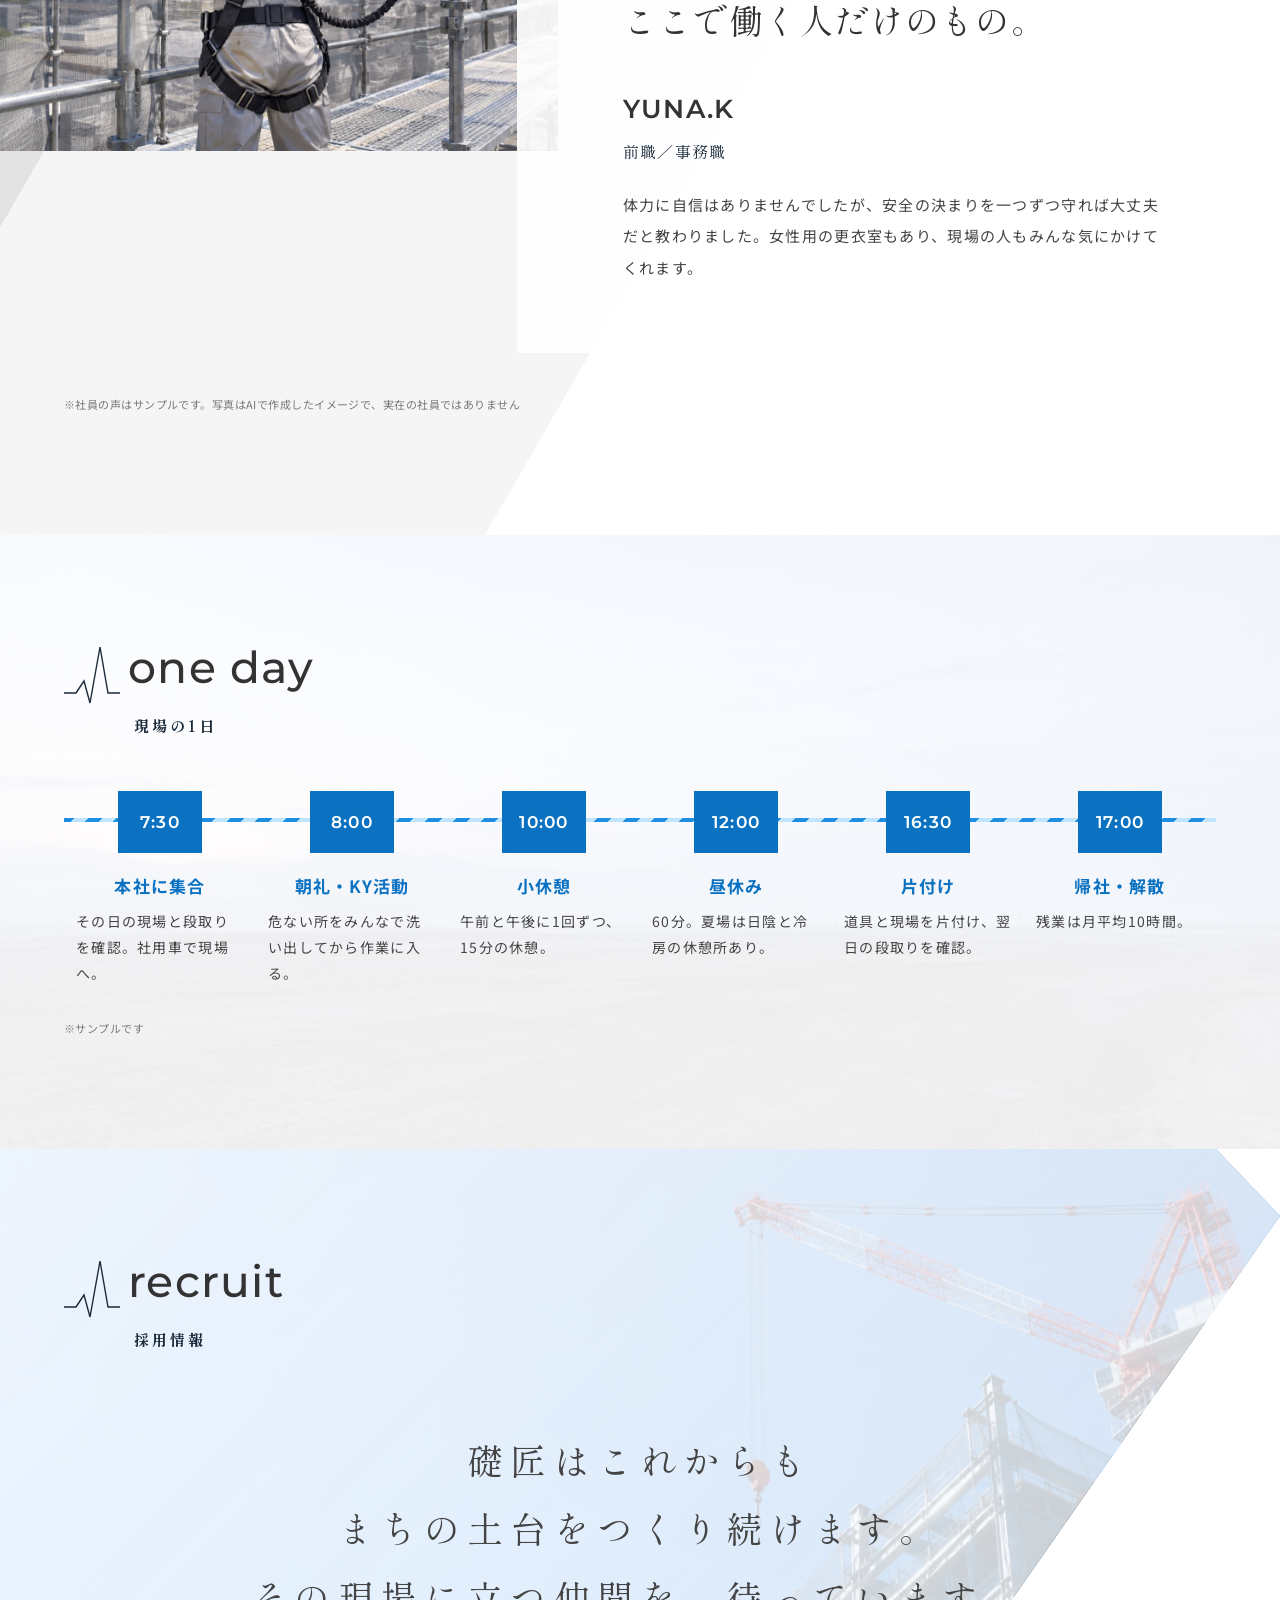
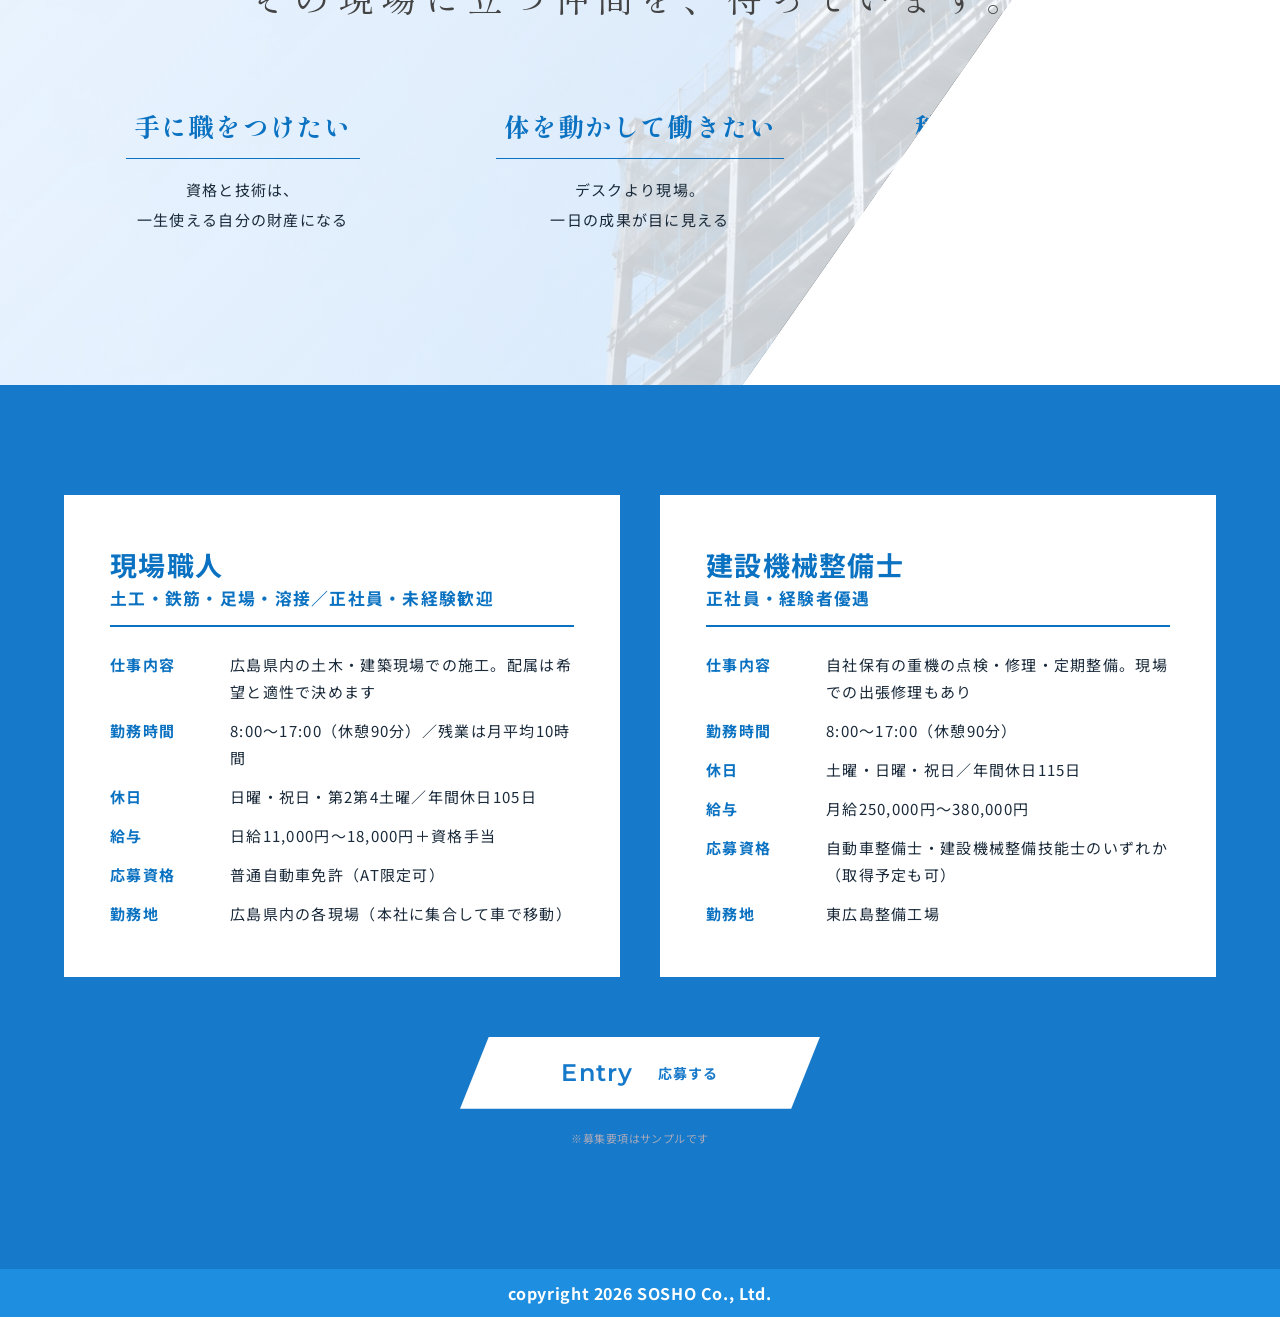
<file: recruit.html>
<!doctype html>
<html lang="ja">
<head>
<meta charset="utf-8">
<meta name="viewport" content="width=device-width,initial-scale=1">
<meta name="robots" content="noindex,nofollow">
<title>採用情報｜株式会社 礎匠（サンプル）</title>
<meta name="description" content="礎匠の採用情報（架空のサンプル）。未経験から職人を目指せる環境と、先輩社員の声。">
<link rel="preconnect" href="https://fonts.googleapis.com"><link rel="preconnect" href="https://fonts.gstatic.com" crossorigin>
<link href="https://fonts.googleapis.com/css2?family=Montserrat:wght@500;600&family=Noto+Sans+JP:wght@400;500;700;800&family=Shippori+Mincho+B1:wght@500;700;800&display=swap" rel="stylesheet">
<link rel="stylesheet" href="style.css?v=202611131541">
<link rel="stylesheet" href="v2.css?v=202611131541">
</head>
<body>

<svg width="0" height="0" style="position:absolute" aria-hidden="true">
  <defs><linearGradient id="lg" x1="0" y1="0" x2="1" y2="1"><stop offset="0" stop-color="#5cc0ff"/><stop offset="1" stop-color="#1679c9"/></linearGradient></defs>
  <symbol id="mark" viewBox="0 0 44 48"><path d="M22 1 43 13v22L22 47 1 35V13z" fill="url(#lg)"/><path d="M11 31h22v4H11zM14 24h16v4H14zM17 17h10v4H17z" fill="#fff"/></symbol>
  <symbol id="pulse" viewBox="0 0 56 70"><path d="M0 48h12l8-12 6 22 10-56 8 46h12" fill="none" stroke="currentColor" stroke-width="1.4"/></symbol>
</svg>

<header class="header r-header">
  <a href="index.html" class="logo" style="color:var(--navy)"><svg><use href="#mark"/></svg>SOSHO <small>Inc.</small></a>
  <button class="menu-btn" aria-label="メニュー" aria-expanded="false"><span></span><span></span><span></span></button>
  <nav class="gnav">
    <ul>
      <li><a href="#message"><span class="en">message</span><span class="ja">メッセージ</span></a></li>
      <li><a href="#advantage"><span class="en">advantage</span><span class="ja">強み</span></a></li>
      <li><a href="#quiz"><span class="en">check</span><span class="ja">工種診断</span></a></li>
      <li><a href="#voices"><span class="en">voices</span><span class="ja">社員の声</span></a></li>
      <li><a href="#recruit"><span class="en">recruit</span><span class="ja">採用情報</span></a></li>
      <li><a href="index.html"><span class="en">corporate</span><span class="ja">コーポレートサイト</span></a></li>
    </ul>
  </nav>
  <a href="contact.html?type=entry" class="entry-btn">Entry</a>
  <div class="hazard"></div>
</header>

<a href="contact.html?type=entry" class="contact-tab">エントリーする</a>
<a href="#top" class="to-top" aria-label="ページの先頭へ">TOP</a>

<main id="top">
  <section class="r-fv">
    <div class="bg" role="img" aria-label="現場を見渡す職人たちの後ろ姿"></div>
    <div class="copy">
      <p class="eyebrow">Build the Foundation, Build Your Future</p>
      <h1>地図に残る<em>仕事</em>を、<br>自分の<em>手</em>で。</h1>
    </div>
  </section>

  <section class="message" id="message">
    <div class="inner">
      <h2 class="r-ttl fade"><svg class="pulse"><use href="#pulse"/></svg><span><span class="en">message</span><span class="ja">メッセージ</span></span></h2>
      <div class="wrap">
        <div class="fade">
          <h2>職人は、<br>この会社の<br>いちばんの財産です。</h2>
          <p>私たちの仕事は、完成すると見えなくなる部分ばかりです。それでも、その道を毎日たくさんの人が通り、その工場で誰かが働いています。<br>重機の音も、鉄の重さも、最初はこわいかもしれません。だから礎匠では、先輩が隣について一つずつ教えます。<br>腕を上げた分だけ、給料と任される仕事が増える。そういう会社であり続けます。</p>
          <p class="sign">代表取締役<b>礎 太郎</b></p>
        </div>
        <div class="pic fade"><img src="img/voice2.jpg" alt="図面を指差す手元" loading="lazy"></div>
      </div>
    </div>
  </section>

  <section class="advantage" id="advantage">
    <div class="panel">
      <h2 class="r-ttl white"><svg class="pulse" style="color:#fff"><use href="#pulse"/></svg><span><span class="en">advantage</span><span class="ja">強み</span></span></h2>
      <h3 class="fade">未経験から、<br>一人前の職人へ。</h3>
      <p class="fade">5つの工種がある会社だから、自分に合う仕事を現場で見つけられます。資格の費用はすべて会社が負担します。</p>
    </div>
    <div class="pics"><img src="img/scaffold.jpg" alt="足場の現場" loading="lazy"><img src="img/weld.jpg" alt="溶接の火花" loading="lazy"></div>
    <div class="inner">
      <ul class="points">
        <li class="fade"><b>POINT 01</b><h4>資格取得の費用は全額会社負担</h4><p>車両系建設機械・玉掛け・溶接・足場の特別教育など。取得すれば資格手当がつきます。</p></li>
        <li class="fade"><b>POINT 02</b><h4>先輩とペアで現場に出る</h4><p>入社から半年は、同じ先輩と同じ現場へ。道具の名前から一つずつ覚えられます。</p></li>
        <li class="fade"><b>POINT 03</b><h4>5工種から自分の道を選べる</h4><p>重機が好きなら整備や土工へ、ものづくりが好きなら鉄筋や溶接へ。途中で変えることもできます。</p></li>
      </ul>
    </div>
  </section>


  <section class="photo-band sky">
    <div class="in fade">
      <p class="en">YOUR FUTURE</p>
      <h2>5年後、あの建物を<br>指さして言える。</h2>
      <p>「あれ、俺がつくったんだ」と。</p>
    </div>
  </section>
  <section class="quiz" id="quiz">
    <div class="inner">
      <p class="dim yellow fade">TRADE CHECK</p>
      <h2 class="fade">あなたに向いている工種は？</h2>
      <p class="sub fade">3つの質問で、5つの工種から近いものを出します（30秒）</p>
      <div class="box fade" id="quizbox">
        <div class="q cur" data-q="0"><p class="count">Q1 / 3</p><h3>子どものころ、夢中になったのは？</h3><div class="opts">
          <button type="button" data-a="machine weld">プラモデルや機械いじり</button><button type="button" data-a="earth scaffold">外で体を動かす遊び</button><button type="button" data-a="rebar weld">ブロックや工作でコツコツ</button><button type="button" data-a="scaffold earth">高い所や秘密基地</button></div></div>
        <div class="q" data-q="1"><p class="count">Q2 / 3</p><h3>仕事でいちばんうれしいのは？</h3><div class="opts">
          <button type="button" data-a="machine">「助かった」と言われる</button><button type="button" data-a="earth">大きな景色が変わっていく</button><button type="button" data-a="rebar">図面どおりにきっちり仕上がる</button><button type="button" data-a="scaffold">チームで息を合わせて終わる</button></div></div>
        <div class="q" data-q="2"><p class="count">Q3 / 3</p><h3>いちばん身につけたい力は？</h3><div class="opts">
          <button type="button" data-a="machine">機械の仕組みがわかる力</button><button type="button" data-a="earth">大きな重機を操る力</button><button type="button" data-a="weld">一生ものの専門技術</button><button type="button" data-a="scaffold rebar">段取りと現場をまとめる力</button></div></div>
        <div class="result" id="result"><img alt="" id="rimg"><div><p class="t">YOUR TRADE</p><h3 id="rname"></h3><p id="rtext"></p><a href="#recruit" class="btn-y" style="max-width:320px">募集要項を見る</a><button type="button" class="again" id="again">もう一度やる</button></div></div>
        <noscript><p>この診断はJavaScriptを有効にすると使えます</p></noscript>
      </div>
    </div>
  </section>

  <section class="voices" id="voices">
    <div class="inner">
      <h2 class="r-ttl fade"><svg class="pulse"><use href="#pulse"/></svg><span><span class="en">voices</span><span class="ja">社員の声</span></span></h2>
    </div>
    <div class="voice fade">
      <div class="pic"><img src="img/voice1.jpg" alt="完成した建物を見上げる職人の後ろ姿" loading="lazy"></div>
      <div class="card">
        <span class="tag">鉄筋工事／入社3年目</span>
        <blockquote>自分が組んだ鉄筋の上に、<br>橋が立っている。</blockquote>
        <p class="name">KAITO.S</p>
        <p class="prev">前職／飲食店スタッフ</p>
        <p class="story">最初は結束線の扱いすらできませんでした。先輩に毎日教わって、2年目で職長の補佐に。家族と車で通る橋の下に、自分の仕事があるのが自慢です。</p>
      </div>
    </div>
    <div class="voice rev fade">
      <div class="pic"><img src="img/machine.jpg" alt="重機を整備する手元" loading="lazy"></div>
      <div class="card">
        <span class="tag">機械整備／入社6年目</span>
        <blockquote>止まった重機を、<br>その日のうちに動かす。</blockquote>
        <p class="name">RYOTA.M</p>
        <p class="prev">前職／自動車整備士</p>
        <p class="story">車の整備から転職しました。重機は部品も油圧も桁違いですが、自社の現場で使う機械なので、直したあと動く姿をすぐ見られます。「助かった」と言われるのがいちばんうれしい。</p>
      </div>
    </div>
    <div class="voice fade">
      <div class="pic"><img src="img/voice3.jpg" alt="足場の上で作業する職人の後ろ姿" loading="lazy"></div>
      <div class="card">
        <span class="tag">足場・とび／入社1年目</span>
        <blockquote>高いところの景色は、<br>ここで働く人だけのもの。</blockquote>
        <p class="name">YUNA.K</p>
        <p class="prev">前職／事務職</p>
        <p class="story">体力に自信はありませんでしたが、安全の決まりを一つずつ守れば大丈夫だと教わりました。女性用の更衣室もあり、現場の人もみんな気にかけてくれます。</p>
      </div>
    </div>
    <div class="inner"><p class="sample-note" style="margin-top:40px">※社員の声はサンプルです。写真はAIで作成したイメージで、実在の社員ではありません</p></div>
  </section>


  <section class="day">
    <div class="inner">
      <h2 class="r-ttl fade"><svg class="pulse"><use href="#pulse"/></svg><span><span class="en">one day</span><span class="ja">現場の1日</span></span></h2>
      <ol>
        <li class="fade"><time>7:30</time><h4>本社に集合</h4><p>その日の現場と段取りを確認。社用車で現場へ。</p></li>
        <li class="fade"><time>8:00</time><h4>朝礼・KY活動</h4><p>危ない所をみんなで洗い出してから作業に入る。</p></li>
        <li class="fade"><time>10:00</time><h4>小休憩</h4><p>午前と午後に1回ずつ、15分の休憩。</p></li>
        <li class="fade"><time>12:00</time><h4>昼休み</h4><p>60分。夏場は日陰と冷房の休憩所あり。</p></li>
        <li class="fade"><time>16:30</time><h4>片付け</h4><p>道具と現場を片付け、翌日の段取りを確認。</p></li>
        <li class="fade"><time>17:00</time><h4>帰社・解散</h4><p>残業は月平均10時間。</p></li>
      </ol>
      <p class="sample-note" style="margin-top:30px">※サンプルです</p>
    </div>
  </section>

  <section class="r-recruit" id="recruit">
    <div class="inner wrap">
      <h2 class="r-ttl fade"><svg class="pulse"><use href="#pulse"/></svg><span><span class="en">recruit</span><span class="ja">採用情報</span></span></h2>
      <p class="big fade">礎匠はこれからも<br>まちの土台をつくり続けます。<br>その現場に立つ仲間を、待っています。</p>
      <ul class="wants">
        <li class="fade"><h4>手に職をつけたい</h4><p>資格と技術は、<br>一生使える自分の財産になる</p></li>
        <li class="fade"><h4>体を動かして働きたい</h4><p>デスクより現場。<br>一日の成果が目に見える</p></li>
        <li class="fade"><h4>稼げる力をつけたい</h4><p>腕と資格の分だけ、<br>給料が上がっていく</p></li>
      </ul>
    </div>
  </section>

  <section class="jobs">
    <div class="inner">
      <div class="grid">
        <div class="job fade">
          <h2>現場職人<small>土工・鉄筋・足場・溶接／正社員・未経験歓迎</small></h2>
          <dl>
            <dt>仕事内容</dt><dd>広島県内の土木・建築現場での施工。配属は希望と適性で決めます</dd>
            <dt>勤務時間</dt><dd>8:00〜17:00（休憩90分）／残業は月平均10時間</dd>
            <dt>休日</dt><dd>日曜・祝日・第2第4土曜／年間休日105日</dd>
            <dt>給与</dt><dd>日給11,000円〜18,000円＋資格手当</dd>
            <dt>応募資格</dt><dd>普通自動車免許（AT限定可）</dd>
            <dt>勤務地</dt><dd>広島県内の各現場（本社に集合して車で移動）</dd>
          </dl>
        </div>
        <div class="job fade">
          <h2>建設機械整備士<small>正社員・経験者優遇</small></h2>
          <dl>
            <dt>仕事内容</dt><dd>自社保有の重機の点検・修理・定期整備。現場での出張修理もあり</dd>
            <dt>勤務時間</dt><dd>8:00〜17:00（休憩90分）</dd>
            <dt>休日</dt><dd>土曜・日曜・祝日／年間休日115日</dd>
            <dt>給与</dt><dd>月給250,000円〜380,000円</dd>
            <dt>応募資格</dt><dd>自動車整備士・建設機械整備技能士のいずれか（取得予定も可）</dd>
            <dt>勤務地</dt><dd>東広島整備工場</dd>
          </dl>
        </div>
      </div>
      <div class="entry"><a href="contact.html?type=entry" class="btn-entry">Entry <small>応募する</small></a></div>
      <p class="sample-note">※募集要項はサンプルです</p>
    </div>
  </section>
</main>

<footer class="copyright">copyright 2026 SOSHO Co., Ltd.</footer>
<script src="common.js?v=202611131541"></script>
<script src="quiz.js?v=202611131541"></script>
</body>
</html>
</file>
<file: style.css>
/* 株式会社 礎匠（架空・サンプル） 参考＝infinito-group.net の構成・寸法を実測して再現 */
:root{
  --navy:#0b72c2;      /* 見出し・ナビ */
  --navy-deep:#1e8fe0; /* 事例帯・コピーライト */
  --navy-ink:#1679c9;
  --ink:#1a2a3a;
  --gray:#797979;
  --line:#dfdfdf;
  --en:"Montserrat",sans-serif;
  --ja:"Noto Sans JP","Hiragino Kaku Gothic ProN",sans-serif;
  --num:"Nanum Myeongjo",serif;
  --min:"Shippori Mincho B1","Hiragino Mincho ProN",serif;
  --hd:97px;
}
*{box-sizing:border-box;margin:0;padding:0}
html{scroll-behavior:smooth;scroll-padding-top:var(--hd)}
body{font-family:var(--ja);color:var(--ink);font-size:16px;line-height:2;letter-spacing:.08em;background:#fff;overflow-x:clip}
img{display:block;max-width:100%}
a{color:inherit;text-decoration:none}
.inner{width:min(1152px,100% - 128px);margin-inline:auto}
.sample-note{font-size:11px;color:var(--gray);letter-spacing:.04em}

/* ===== header ===== */
.header{position:fixed;inset:0 0 auto;height:var(--hd);z-index:50;display:flex;align-items:center;justify-content:space-between;padding:0 64px;background:#fff;color:var(--navy);transition:background .4s,color .4s}
.header.is-top{background:transparent;color:#fff}
.logo{display:flex;align-items:center;gap:10px;font-family:var(--en);font-weight:600;font-size:28px;letter-spacing:.04em;line-height:1}
.logo svg{width:44px;height:48px;flex:none}
.logo small{font-size:.62em;font-weight:500;margin-left:.2em}
.gnav ul{display:flex;list-style:none;gap:0}
.gnav a{display:flex;flex-direction:column;align-items:center;padding:10px 15px;line-height:1.2}
.gnav .en{font-family:var(--en);font-size:24px;font-weight:500;letter-spacing:0}
.gnav .ja{font-size:11px;font-weight:700;margin-top:6px;letter-spacing:.1em}
.gnav a:hover .en{opacity:.6}
.menu-btn{display:none}

/* 右の縦タブ（お問い合わせ） */
.contact-tab{position:fixed;right:0;top:291px;width:79px;height:318px;background:var(--navy-deep);z-index:40;display:grid;place-items:center;color:#fff;font-weight:700;font-size:20px;writing-mode:vertical-rl;letter-spacing:.2em}
.contact-tab::before{content:"";position:absolute;inset:12px 12px 12px 8px;border:1px solid rgba(255,255,255,.8)}
.contact-tab:hover{background:var(--navy)}
.js .contact-tab{opacity:0;pointer-events:none;transition:opacity .4s}
.js .contact-tab.show{opacity:1;pointer-events:auto}
.to-top{position:fixed;right:64px;bottom:98px;width:105px;height:105px;border-radius:50%;background:var(--navy-ink);color:#fff;display:flex;flex-direction:column;align-items:center;justify-content:center;font-family:var(--en);font-weight:600;font-size:20px;line-height:1;z-index:40;opacity:0;pointer-events:none;transition:opacity .4s}
.to-top.show{opacity:1;pointer-events:auto}
.to-top::before{content:"";width:28px;height:28px;border-left:4px solid #fff;border-top:4px solid #fff;transform:rotate(45deg);margin:10px 0 2px}

/* ===== 見出し（英字＋日本語） ===== */
.ttl{position:relative;line-height:1.1}
.ttl .en{display:block;font-family:var(--en);font-weight:600;font-size:56px;color:var(--gray);letter-spacing:.04em;opacity:.85}
.ttl .ja{display:block;font-size:16px;color:var(--gray);margin-top:14px;letter-spacing:.12em}
.ttl.center{text-align:center}
.ttl.white .en,.ttl.white .ja{color:#fff}
.ttl.line{display:flex;align-items:flex-end;gap:32px}
.ttl.line::before{content:"";flex:0 0 calc(max(64px,(100vw - 1152px)/2) - 32px);height:1px;background:var(--ink);margin-bottom:44px}
.ttl.line .box{flex:none}
.ttl.line::after{content:"";flex:1;height:1px;background:var(--ink);margin-bottom:44px}

/* ===== FV ===== */
.fv{position:relative;height:100svh;min-height:640px;max-height:900px;overflow:hidden;color:#fff}
.fv .bg{position:absolute;inset:0;background:url(img/hero.jpg) center/cover;animation:kenburns 18s ease-out both}
.fv::after{content:"";position:absolute;inset:0;background:linear-gradient(180deg,rgba(22,121,201,.35) 0,rgba(22,121,201,0) 30%,rgba(0,0,0,.05) 60%,rgba(22,121,201,.45))}
@keyframes kenburns{from{transform:scale(1.12)}to{transform:scale(1)}}
.fv .copy{position:absolute;z-index:2;right:64px;top:37%;text-align:right}
.fv .copy p{font-size:28px;font-weight:500;letter-spacing:.3em;text-shadow:0 2px 12px rgba(0,0,0,.35)}
.fv .copy h2{font-family:var(--en);font-weight:500;font-size:75px;line-height:1.15;letter-spacing:.01em;margin-top:10px;text-shadow:0 2px 16px rgba(0,0,0,.3)}
.fv .scroll{position:absolute;z-index:2;left:64px;bottom:40px;font-family:var(--en);font-size:12px;letter-spacing:.3em;writing-mode:vertical-rl;display:flex;align-items:center;gap:12px}
.fv .scroll::after{content:"";width:1px;height:70px;background:#fff;animation:scrollbar 2s infinite}
@keyframes scrollbar{0%{transform:scaleY(0);transform-origin:top}50%{transform:scaleY(1);transform-origin:top}51%{transform-origin:bottom}100%{transform:scaleY(0);transform-origin:bottom}}

/* ===== Our Feature（数字） ===== */
.feature{position:relative;padding:130px 0 120px;background:linear-gradient(180deg,#bcd3ec 0,#e6eef7 60%,#f6f6f6);overflow:hidden}
.feature::before{content:"";position:absolute;inset:0;background:url(img/hero.jpg) center 20%/cover;opacity:.12}
.feature .inner{position:relative}
.nums{display:grid;grid-template-columns:repeat(3,1fr);margin-top:40px;text-align:center}
.nums .n{display:inline-flex;align-items:flex-end;gap:4px;border-bottom:1px solid var(--gray);font-family:var(--num);font-weight:700;font-size:75px;line-height:1;color:var(--gray);padding:0 4px 2px}
.nums .n small{font-family:var(--ja);font-size:16px;font-weight:500;margin-bottom:12px}
.nums p{font-size:16px;color:var(--gray);letter-spacing:.2em;margin-top:10px}

/* ===== About ===== */
.about{position:relative;padding:150px 0 120px;background:#f4f4f4}
.about .wrap{display:grid;grid-template-columns:1fr 1fr;gap:60px;align-items:center;margin-top:60px}
.about .lead{font-size:33px;font-weight:500;line-height:1.7;color:#333}
.about .body{margin-top:36px;font-size:16px;line-height:2.5;color:#333}
.house{clip-path:polygon(50% 0,100% 22%,100% 100%,0 100%,0 22%);aspect-ratio:4/5;overflow:hidden}
.house img{width:100%;height:100%;object-fit:cover}
.about .pic{position:relative}
.about .pic::before{content:"";position:absolute;inset:-14px 14px 14px -14px;background:rgba(11,114,194,.12);clip-path:polygon(50% 0,100% 22%,100% 100%,0 100%,0 22%)}

/* ===== Business ===== */
.business{position:relative;padding:140px 0 160px;background:#f4f4f4;overflow:hidden}
.business .row{display:grid;grid-template-columns:1fr 1fr;gap:70px;align-items:center}
.hexpic{clip-path:polygon(50% 0,100% 25%,100% 75%,50% 100%,0 75%,0 25%);aspect-ratio:1/1.12;overflow:hidden}
.hexpic img{width:100%;height:100%;object-fit:cover}
.business .ghost{position:absolute;right:-20px;top:52%;font-family:var(--en);font-weight:600;font-size:150px;color:rgba(11,114,194,.06);white-space:nowrap;line-height:1;pointer-events:none}
.business h3{font-size:40px;font-weight:700;color:var(--navy);margin-top:36px;line-height:1.5}
.business .sub{font-size:30px;font-weight:500;color:#333;margin-top:16px}
.business p.body{margin-top:28px;line-height:2.4;color:#333}
.more{display:inline-flex;align-items:center;gap:14px;margin-top:36px;font-family:var(--en);font-size:25px;border-bottom:1px solid currentColor;padding:0 20px 10px 0}
.more::after{content:"";width:46px;height:1px;background:currentColor;box-shadow:0 0 0 0;position:relative}
.more:hover{opacity:.6}

/* ===== Pick up（紺・上辺が山形） ===== */
.pickup{position:relative;background:var(--navy-deep);color:#fff;padding:200px 0 90px;clip-path:polygon(0 15%,43% 0,57% 0,100% 15%,100% 100%,0 100%);margin-top:-90px}
.pickup .cards{display:grid;grid-template-columns:repeat(3,1fr);gap:40px;margin-top:60px}
.pickup figure img{aspect-ratio:3/2;object-fit:cover;width:100%}
.pickup figcaption{text-align:center;font-size:15px;line-height:2;margin-top:28px}
.pickup figcaption span{display:block;border-top:1px solid rgba(255,255,255,.7);width:70%;margin:14px auto 0;padding-top:10px;font-size:16px;font-weight:500}
.pickup .center{text-align:center;margin-top:70px}
.pickup .more{font-family:var(--ja);font-size:20px;color:#fff}

/* ===== 一貫施工体制（灰帯） ===== */
.alliance{background:#f4f4f4;padding:90px 0 70px;text-align:center;position:relative;overflow:hidden}
.alliance .ghost{position:absolute;left:-10px;top:-40px;font-family:var(--en);font-weight:600;font-size:120px;color:rgba(0,0,0,.05);line-height:1}
.alliance h2{font-size:40px;font-weight:800;color:var(--navy);letter-spacing:.065em;opacity:.8}
.alliance p{margin-top:36px;line-height:2;color:var(--navy);opacity:.75}

/* ===== 5事業の六角形 ===== */
.services{position:relative;padding:110px 0 130px;color:#fff;overflow:hidden}
.services::before{content:"";position:absolute;inset:0;background:url(img/hero.jpg) center/cover;filter:brightness(.55)}
.services::after{content:"";position:absolute;inset:0;background:linear-gradient(180deg,rgba(22,121,201,.92),rgba(22,121,201,.55) 40%,rgba(22,121,201,.85))}
.services .inner{position:relative;z-index:1}
.hexes{display:flex;flex-wrap:wrap;justify-content:center;gap:28px 40px;margin-top:70px}
.hex{position:relative;width:340px;aspect-ratio:1/1.13;clip-path:polygon(50% 0,100% 25%,100% 75%,50% 100%,0 75%,0 25%);background:rgba(255,255,255,.28);padding:14px}
.hex .in{position:relative;width:100%;height:100%;clip-path:inherit;display:flex;flex-direction:column;align-items:center;justify-content:center;text-align:center;color:#1d2436;padding:0 34px;overflow:hidden}
.hex .in::before{content:"";position:absolute;inset:0;background:var(--img) center/cover;transition:transform .8s}
.hex .in::after{content:"";position:absolute;inset:0;background:rgba(240,248,255,.86);transition:background .5s}
.hex:hover .in::before{transform:scale(1.08)}
.hex:hover .in::after{background:rgba(240,248,255,.7)}
.hex .in>*{position:relative;z-index:1}
.hex .no{font-family:var(--en);font-size:13px;font-weight:600;color:var(--navy);letter-spacing:.2em}
.hex h3{font-size:27px;font-weight:800;letter-spacing:.02em;line-height:1.4;margin-top:4px}
.hex h3::after{content:"";display:block;width:64px;height:3px;background:var(--navy);margin:16px auto}
.hex p{font-size:15px;line-height:1.85}

/* ===== Recruit 帯 ===== */
.recruit-band{display:grid;grid-template-columns:757fr 523fr;align-items:center;background:#fff}
.recruit-band .pic img{width:100%;height:100%;aspect-ratio:757/286;object-fit:cover}
.recruit-band .txt{padding:40px 64px 40px 73px}
.recruit-band .ttl .en{color:var(--navy);opacity:.55;font-size:48px}
.recruit-band .ttl .ja{color:var(--navy)}
.recruit-band p{font-size:20px;color:var(--navy);opacity:.8;margin-top:24px}
.btn-line{display:inline-flex;align-items:center;justify-content:space-between;gap:20px;width:340px;max-width:100%;height:56px;border:1px solid var(--navy);color:var(--navy);font-size:19px;font-weight:700;padding:0 24px 0 40px;white-space:nowrap;margin-top:30px;transition:background .3s,color .3s}
.btn-line::after{content:"";width:52px;height:1px;background:currentColor}
.btn-line:hover{background:var(--navy);color:#fff}

/* ===== Company ===== */
.company{position:relative;padding:160px 0 150px;overflow:hidden}
.company::before{content:"";position:absolute;inset:0;background:linear-gradient(180deg,#d7e5f4 0,#f3f7fb 45%,rgba(243,247,251,.75)),url(img/hero.jpg) center bottom/cover;opacity:.9}
.company .inner{position:relative;display:grid;grid-template-columns:1fr 1fr;gap:64px;align-items:start}
.company .logo{color:var(--navy);font-size:40px;opacity:.85}
.company .logo svg{width:56px;height:62px}
.co-table{margin-top:54px;display:grid;grid-template-columns:135px 1fr;row-gap:14px;font-size:18px;line-height:1.8}
.co-table dt{color:#333}
.co-table dd b{display:block;border-left:5px solid var(--navy);padding-left:6px;font-weight:700;color:#333;margin-top:6px;line-height:1.3}
.co-table dd a{text-decoration:underline}
.map{aspect-ratio:576/440;margin-top:0;background:repeating-linear-gradient(0deg,rgba(11,114,194,.06) 0 1px,transparent 1px 40px),repeating-linear-gradient(90deg,rgba(11,114,194,.06) 0 1px,transparent 1px 40px),#eef2f8;display:grid;place-items:center;text-align:center;color:var(--navy);font-size:14px;border:1px solid var(--line)}
.map b{display:block;font-size:18px}
.copyright{background:var(--navy-deep);color:#fff;text-align:center;font-weight:700;font-size:16px;padding:8px;letter-spacing:.04em}

/* ===== 出現アニメ（JSが動かなければ最初から表示） ===== */
.js .fade{opacity:0;transform:translateY(30px);transition:opacity 1s,transform 1s}
.js .fade.in{opacity:1;transform:none}
@media (prefers-reduced-motion:reduce){.js .fade{opacity:1;transform:none;transition:none}.fv .bg{animation:none}}

/* ===================== recruit.html ===================== */
.r-header .gnav .en{font-size:28px;color:var(--ink)}
.r-header .gnav .ja{font-family:var(--min);color:var(--ink);font-size:13px}
.r-header{padding-right:0;color:var(--ink)}
.entry-btn{align-self:stretch;display:flex;align-items:center;justify-content:center;width:188px;margin-left:20px;background:var(--navy-ink);color:#fff;font-family:var(--en);font-weight:600;font-size:26px;clip-path:polygon(41% 0,100% 0,100% 100%,0 100%);padding-left:52px}
.entry-btn:hover{background:var(--navy)}
.r-fv{position:relative;height:100svh;min-height:640px;max-height:900px;overflow:hidden;background:#eee}
.r-fv .bg{position:absolute;inset:0;background:url(img/recruit.jpg) center/cover;filter:grayscale(1) contrast(1.05) brightness(1.1);animation:kenburns 18s ease-out both}
.r-fv::after{content:"";position:absolute;inset:0;background:linear-gradient(90deg,rgba(255,255,255,.88) 0,rgba(255,255,255,.55) 45%,rgba(255,255,255,0) 75%)}
.r-fv .copy{position:absolute;z-index:2;left:64px;top:46%;transform:translateY(-50%)}
.r-fv .eyebrow{font-family:var(--en);font-size:22px;color:#444;position:relative;padding-bottom:12px;margin-left:-64px;padding-left:64px}
.r-fv .eyebrow::after{content:"";position:absolute;left:0;bottom:0;width:170px;height:1px;background:#333}
.r-fv h1{font-family:var(--min);font-weight:800;font-size:40px;line-height:1.9;letter-spacing:.2em;margin-top:30px}
.r-fv h1 em{font-style:normal;font-size:1.55em;color:var(--navy)}
.pulse{display:inline-block;width:56px;height:70px;flex:none}
.r-ttl{display:flex;align-items:flex-start;gap:8px}
.r-ttl .en{font-family:var(--en);font-weight:500;font-size:44px;line-height:1;color:#333}
.r-ttl .ja{display:block;font-family:var(--min);font-weight:700;font-size:15px;margin-top:14px;margin-left:6px;letter-spacing:.2em}
.r-ttl.white .en,.r-ttl.white .ja{color:#fff}
.message{padding:150px 0 130px;background:#fff}
.message .wrap{display:grid;grid-template-columns:1fr 1.2fr;gap:70px;margin-top:50px;align-items:center}
.message h2{font-family:var(--min);font-size:38px;line-height:1.7;font-weight:700}
.message p{font-family:var(--min);font-size:17px;line-height:2.4;margin-top:28px}
.message .sign{text-align:right;margin-top:24px;font-family:var(--min);font-size:16px}
.message .sign b{font-size:24px;margin-left:1em}
.message .pic img{aspect-ratio:4/5;object-fit:cover;width:100%;filter:grayscale(.2)}
.advantage{position:relative;padding:120px 0 160px;overflow:hidden}
.advantage .panel{position:relative;width:63%;background:var(--navy-ink);color:#fff;padding:150px 64px 220px;clip-path:polygon(0 18%,100% 0,100% 82%,0 100%)}
.advantage .panel::before{content:"";position:absolute;left:8%;top:30%;width:420px;height:420px;border:60px solid rgba(255,255,255,.05);transform:rotate(45deg)}
.advantage .panel h3{position:relative;font-family:var(--min);font-size:38px;line-height:1.8;letter-spacing:.15em;margin-top:60px}
.advantage .panel p{position:relative;margin-top:20px;line-height:2.2;opacity:.9;max-width:min(470px,100%)}
.advantage .pics{position:absolute;right:0;top:150px;width:46%;display:flex;gap:0}
.advantage .pics img{width:50%;aspect-ratio:2/3;object-fit:cover;clip-path:polygon(0 8%,100% 0,100% 92%,0 100%)}
.advantage .pics img:first-child{opacity:.6;margin-top:70px}
.points{display:grid;grid-template-columns:repeat(3,1fr);gap:30px;margin-top:60px}
.points li{list-style:none;border-top:3px solid var(--navy);background:#fff;padding:26px 28px;box-shadow:0 10px 30px rgba(0,0,0,.05)}
.points b{display:block;font-family:var(--en);color:var(--navy);font-size:14px;letter-spacing:.2em}
.points h4{font-size:20px;margin-top:6px;line-height:1.6}
.points p{font-size:15px;line-height:1.9;margin-top:10px;color:#444}
.voices{position:relative;padding:110px 0 120px;background:linear-gradient(120deg,#e3e3e3 0,#e3e3e3 45%,#f5f5f5 45%,#f5f5f5 70%,#fff 70%)}
.voice{display:grid;grid-template-columns:559fr 724fr;align-items:center;margin-top:70px;position:relative}
.voice .pic{border-top:5px solid #1e8fe0;align-self:start}
.voice .pic img{width:100%;aspect-ratio:559/385;object-fit:cover}
.voice .card{background:rgba(255,255,255,.92);border-top:5px solid #1e8fe0;margin:30px 38px 0 -41px;padding:80px 70px 70px 106px;position:relative}
.voice .card .tag{font-size:13px;font-weight:700;color:#fff;background:var(--navy);display:inline-block;padding:2px 14px;letter-spacing:.15em}
.voice blockquote{font-family:var(--min);font-size:34px;line-height:1.9;color:#333;margin-top:14px}
.voice .name{font-family:var(--en);font-weight:600;font-size:26px;margin-top:30px;color:#333}
.voice .prev{font-family:var(--min);font-size:16px}
.voice .story{margin-top:22px;font-size:15px;line-height:2.1;color:#444}
.voice.rev{grid-template-columns:724fr 559fr}
.voice.rev .pic{order:2}
.voice.rev .card{margin:30px -41px 0 38px;padding:80px 106px 70px 70px;z-index:1}
.r-recruit{position:relative;padding:110px 0 150px;background:linear-gradient(135deg,#eaeaea,#f4f4f4);clip-path:polygon(0 0,95% 0,100% 8%,58% 100%,0 100%);}
.r-recruit .wrap{position:relative}
.r-recruit .big{font-family:var(--min);font-size:36px;line-height:1.9;letter-spacing:.2em;text-align:center;color:#444;margin-top:70px}
.wants{display:grid;grid-template-columns:repeat(3,1fr);gap:40px;margin-top:70px;text-align:center}
.wants li{list-style:none}
.wants h4{font-family:var(--min);font-size:26px;color:var(--navy);border-bottom:1px solid var(--navy);display:inline-block;padding:0 8px 6px}
.wants p{margin-top:16px;font-size:15px;line-height:2}
.jobs{background:var(--navy-ink);padding:110px 0 120px}
.jobs .grid{display:grid;grid-template-columns:1fr 1fr;gap:40px}
.job{background:#fff;padding:50px 46px}
.job h2 small{display:block;font-size:.62em}
.job h2{font-size:27px;color:var(--navy);line-height:1.5;border-bottom:2px solid var(--navy);padding-bottom:14px}
.job dl{display:grid;grid-template-columns:8em 1fr;row-gap:12px;margin-top:24px;font-size:15px;line-height:1.8}
.job dt{font-weight:700;color:var(--navy)}
.jobs .entry{text-align:center;margin-top:60px}
.btn-entry{display:inline-flex;align-items:center;justify-content:center;gap:24px;width:360px;max-width:100%;height:72px;background:#fff;color:var(--navy-ink);font-family:var(--en);font-weight:600;font-size:24px;clip-path:polygon(8% 0,100% 0,92% 100%,0 100%);transition:opacity .3s}
.btn-entry:hover{opacity:.85}
.btn-entry small{font-family:var(--ja);font-size:14px;font-weight:700}
.jobs .sample-note{color:#aab;text-align:center;margin-top:18px}

/* ===================== contact.html ===================== */
.page-head{padding:200px 0 80px;background:linear-gradient(180deg,#d7e5f4,#f6f8fb)}
.form{max-width:760px;margin:80px auto 140px;display:grid;gap:26px}
.form label{display:grid;gap:8px;font-weight:700;font-size:15px}
.form label span em{font-style:normal;font-size:11px;background:var(--navy);color:#fff;padding:1px 8px;margin-left:8px;vertical-align:2px}
.form input,.form select,.form textarea{font:inherit;font-weight:400;border:1px solid #c8cdd8;padding:14px 16px;background:#fff;width:100%}
.form textarea{min-height:180px}
.form button{justify-self:center;width:313px;max-width:100%;height:60px;border:0;background:var(--navy);color:#fff;font:inherit;font-weight:700;font-size:18px;cursor:pointer}
.form .sample-note{text-align:center}

/* ===================== スマホ ===================== */
@media (max-width:1100px){
  .gnav .en{font-size:18px}.gnav a{padding:10px 9px}
  .hex{width:300px}
}
@media (max-width:900px){
  :root{--hd:64px}
  .inner{width:calc(100% - 40px)}
  .header{padding:0 20px}
  .logo{font-size:20px}.logo svg{width:32px;height:35px}
  .menu-btn{display:flex;flex-direction:column;justify-content:center;gap:7px;width:48px;height:48px;background:none;border:0;cursor:pointer;color:inherit;z-index:60;align-items:flex-end}
  .menu-btn span{display:block;height:1px;background:currentColor;width:48px}
  .menu-btn span:nth-child(2){width:40px}
  .menu-btn span:nth-child(3){width:32px}
  .gnav{position:fixed;inset:0;height:100svh;background:var(--navy-ink);color:#fff;display:flex;align-items:center;justify-content:center;opacity:0;pointer-events:none;transition:opacity .4s}
  .nav-open .gnav{opacity:1;pointer-events:auto}
  .nav-open .header{color:#fff}
  .gnav ul{flex-direction:column;gap:6px}
  .gnav .en,.r-header .gnav .en{font-size:26px;color:#fff}
  .r-header .gnav .ja{color:#fff}
  .entry-btn{display:none}
  .r-header{padding-right:20px}
  .contact-tab{top:auto;bottom:0;left:0;right:0;width:auto;height:56px;writing-mode:horizontal-tb;font-size:16px}
  .contact-tab::before{inset:6px}
  body{padding-bottom:56px}
  .to-top{right:16px;bottom:72px;width:64px;height:64px;font-size:13px}
  .to-top::before{width:16px;height:16px;border-width:3px;margin:6px 0 0}
  .ttl .en{font-size:38px}
  .ttl.line::before{display:none}
  .fv .copy{left:20px;right:20px;top:36%;text-align:left}
  .fv .copy h2{font-size:40px}
  .fv .copy p{font-size:15px;letter-spacing:.2em;margin-top:20px}
  .fv .copy{display:flex;flex-direction:column-reverse}
  .fv .scroll{left:auto;right:20px}
  .feature{padding:80px 0}
  .nums{grid-template-columns:1fr;gap:30px}
  .nums .n{font-size:60px}
  .about,.business{padding:80px 0}
  .about .wrap,.business .row{grid-template-columns:1fr;gap:40px}
  .about .lead{font-size:20px}
  .alliance .ghost{font-size:64px;top:-10px}
  .business .ghost{font-size:80px;top:auto;bottom:40px}
  .business h3{font-size:30px}.business .sub{font-size:22px}
  .more{font-size:20px}
  .pickup{padding:130px 0 70px;clip-path:polygon(0 4%,40% 0,60% 0,100% 4%,100% 100%,0 100%);margin-top:-40px}
  .pickup .cards{grid-template-columns:1fr;gap:44px}
  .alliance h2{font-size:28px}
  .alliance p{text-align:left}
  .alliance p br{display:none}
  .services{padding:80px 0}
  .hexes{gap:10px}
  .hex{width:min(320px,100%)}
  .recruit-band{grid-template-columns:1fr}
  .recruit-band .txt{padding:40px 20px 60px}
  .recruit-band p{font-size:16px}
  .company{padding:90px 0}
  .company .inner{grid-template-columns:1fr;gap:40px}
  .company .logo{font-size:28px}
  .co-table{grid-template-columns:90px 1fr;font-size:15px}
  .r-fv .copy{left:20px;right:20px}
  .r-fv h1{font-size:24px;letter-spacing:.12em}
  .r-fv .eyebrow{font-size:12px;margin-left:-20px;padding-left:20px}
  .r-fv::after{background:linear-gradient(0deg,rgba(255,255,255,.92) 0,rgba(255,255,255,.6) 55%,rgba(255,255,255,.2))}
  .r-ttl .en{font-size:34px}
  .message{padding:80px 0}
  .message .wrap{grid-template-columns:1fr;gap:40px}
  .message h2{font-size:26px}
  .message p{font-size:15px}
  .advantage{padding:60px 0 80px}
  .advantage .panel{width:100%;padding:110px 20px 120px;clip-path:polygon(0 6%,100% 0,100% 94%,0 100%)}
  .advantage .panel h3{font-size:25px;letter-spacing:.08em}
  .advantage .pics{position:relative;top:0;width:100%;margin-top:-40px}
  .points{grid-template-columns:1fr}
  .voices{padding:80px 0}
  .voice,.voice.rev{grid-template-columns:1fr}
  .voice.rev .pic{order:0}
  .voice .card,.voice.rev .card{margin:-30px 16px 0;padding:40px 24px}
  .voice blockquote{font-size:22px}
  .r-recruit{clip-path:none;padding:80px 0}
  .r-recruit .big{font-size:20px;letter-spacing:.1em}
  .wants{grid-template-columns:1fr}
  .jobs .grid{grid-template-columns:1fr}
  .job{padding:34px 22px}
  .job h2{font-size:21px}
  .job dl{grid-template-columns:6em 1fr}
  .page-head{padding:120px 0 50px}
}
</file>
<file: v2.css>
/* v2：独自性の層（style.css の上に重ねる）
   寸法線・方眼・安全黄・工程が建っていく図面 */
:root{--yellow:#bfe4ff;--bp:#1679c9;--bp-line:rgba(255,255,255,.08)}

/* 安全柵ストライプ（ヘッダー下・区切り） */
.hazard{height:8px;background:repeating-linear-gradient(-45deg,var(--yellow) 0 14px,var(--navy-deep) 14px 28px)}
.header .hazard{position:absolute;left:0;right:0;bottom:-8px;height:4px;opacity:0;transition:opacity .4s}
.header:not(.is-top) .hazard{opacity:1}
.cta-head{margin-left:18px;background:var(--navy-deep);color:#fff;font-weight:800;font-size:14px;padding:12px 18px;line-height:1.3;text-align:center;letter-spacing:.06em;transition:filter .3s}
.cta-head small{display:block;font-family:var(--en);font-size:10px;letter-spacing:.2em}
.cta-head:hover{filter:brightness(1.08)}

/* 寸法線見出し：|←  About us  →| */
.dim{display:flex;align-items:center;gap:18px;font-family:var(--en);font-size:13px;font-weight:600;letter-spacing:.3em;color:var(--navy)}
.dim::before,.dim::after{content:"";flex:1;height:9px;border-inline:1px solid currentColor;background:linear-gradient(currentColor,currentColor) center/100% 1px no-repeat}
.dim.left::before{flex:0 0 40px}
.dim.white{color:#fff}
.dim.yellow{color:#fff}

/* ===== ヒーロー（左右分割） ===== */
.hero2{position:relative;display:grid;grid-template-columns:44% 56%;height:100svh;min-height:680px;max-height:960px;background:var(--bp);color:#fff;overflow:hidden}
/* 写真を全面に敷き、文字側だけ紺を重ねる（方眼はやめた 11/13） */
.hero2 .plan{position:relative;z-index:1;padding:150px 0 140px 64px;background:linear-gradient(90deg,rgba(22,121,201,.9) 0,rgba(22,121,201,.78) 55%,rgba(22,121,201,0) 100%)}
.hero2 h1{writing-mode:vertical-rl;font-weight:800;font-size:clamp(56px,7vw,104px);line-height:1.25;letter-spacing:.14em;position:absolute;right:56px;top:140px}
.hero2 h1 em{font-style:normal;color:var(--yellow)}
.hero2 .lead{position:absolute;left:64px;bottom:150px;max-width:15em;font-size:17px;line-height:2.1}
.hero2 .lead b{display:block;font-family:var(--en);font-size:12px;letter-spacing:.3em;color:var(--yellow);margin-bottom:12px}
.hero2 .mark{position:absolute;left:64px;top:140px;font-family:var(--en);font-size:12px;letter-spacing:.2em;line-height:1.9;color:rgba(255,255,255,.55)}
.hero2 .photo{position:absolute;inset:0;overflow:hidden}
.hero2 .photo .v-dim{z-index:1}
.hero2 .photo .bg{position:absolute;inset:0;background:url(img/hero.jpg) 65% center/cover;animation:kenburns 18s ease-out both}
.hero2 .photo .v-dim{position:absolute;right:28px;top:120px;bottom:120px;width:9px;border-block:1px solid #fff;background:linear-gradient(#fff,#fff) center/1px 100% no-repeat;opacity:.8}
.hero2 .photo .v-dim span{position:absolute;right:16px;top:50%;transform:translateY(-50%);writing-mode:vertical-rl;font-family:var(--en);font-size:11px;letter-spacing:.3em;white-space:nowrap}
.trades{position:absolute;left:0;right:0;bottom:0;z-index:3;display:grid;grid-template-columns:repeat(5,1fr);background:rgba(22,121,201,.92);border-top:4px solid var(--yellow)}
.trades a{display:flex;align-items:center;gap:12px;padding:20px 22px;border-right:1px solid rgba(255,255,255,.12);color:#fff;font-weight:700;font-size:16px;transition:background .3s}
.trades a:last-child{border-right:0}
.trades a:hover{background:rgba(30,143,224,.18)}
.trades i{font-style:normal;font-family:var(--en);font-weight:600;font-size:12px;color:var(--yellow);letter-spacing:.1em}
.trades svg{width:30px;height:30px;flex:none;stroke:#fff;fill:none;stroke-width:1.6;stroke-linecap:round;stroke-linejoin:round}

/* ===== 現場力データ（工事看板） ===== */
.board{position:relative;padding:110px 0 100px;background:#f4f4f4}
.board .sign{position:relative;background:#fff;border:3px solid var(--navy);box-shadow:12px 12px 0 rgba(11,114,194,.12);max-width:1080px;margin:40px auto 0}
.board .sign-head{display:flex;justify-content:space-between;align-items:center;background:var(--navy);color:#fff;padding:12px 26px;font-weight:800;letter-spacing:.2em}
.board .sign-head span{font-family:var(--en);font-size:12px;color:var(--yellow);letter-spacing:.25em}
.board .cells{display:grid;grid-template-columns:repeat(4,1fr)}
.board .cell{padding:30px 22px 28px;text-align:center;border-right:1px solid var(--line)}
.board .cell:last-child{border-right:0}
.board .cell dt{font-size:14px;font-weight:700;color:#333;letter-spacing:.12em}
.board .cell dd{font-family:var(--en);font-weight:600;font-size:56px;line-height:1.1;color:var(--navy);margin-top:10px}
.board .cell dd small{font-family:var(--ja);font-size:16px;margin-left:4px}
.board .cell.safe{background:repeating-linear-gradient(-45deg,rgba(30,143,224,.12) 0 10px,transparent 10px 20px)}
.board .cell p{font-size:12px;color:var(--gray);margin-top:4px;line-height:1.6}
.board .note{text-align:center;margin-top:20px}

/* ===== PROCESS：建っていく図面（sticky） ===== */
.process{position:relative;background:var(--bp);color:#fff;padding:120px 0 80px}
.process .head{text-align:center}
.process .head h2{font-size:40px;font-weight:800;margin-top:24px;letter-spacing:.08em;line-height:1.5}
.process .head h2 em{font-style:normal;color:var(--yellow)}
.process .head p{opacity:.8;margin-top:14px}
.process .grid{display:grid;grid-template-columns:1.1fr .9fr;gap:60px;margin-top:70px}
.process .fig{position:sticky;top:calc(var(--hd) + 40px);align-self:start;aspect-ratio:6/5;border:1px solid rgba(255,255,255,.25);background-image:linear-gradient(var(--bp-line) 1px,transparent 1px),linear-gradient(90deg,var(--bp-line) 1px,transparent 1px);background-size:24px 24px}
.process .fig svg{width:100%;height:100%;display:block}
.process .fig .cap{position:absolute;left:16px;top:12px;font-family:var(--en);font-size:11px;letter-spacing:.25em;opacity:.7}
.process .fig .stepno{position:absolute;right:16px;bottom:10px;font-family:var(--en);font-weight:600;font-size:64px;line-height:1;color:var(--yellow)}
.fig .ly path,.fig .ly line,.fig .ly rect,.fig .ly circle,.fig .ly polyline{fill:none;stroke:#fff;stroke-width:2;stroke-linecap:round;stroke-linejoin:round;vector-effect:non-scaling-stroke}
.fig .ly .fill{fill:rgba(255,255,255,.08)}
.fig .ly .thick{stroke-width:5}
.fig .ly .spark{fill:var(--yellow);stroke:none}
.fig .ly text{fill:#fff;stroke:none;font-family:var(--en);font-size:12px;letter-spacing:.15em}
.fig .base line{stroke:rgba(255,255,255,.6)}
/* JSが動くときだけ順に描く */
.js .fig .ly:not(.base) *{stroke-dasharray:1;stroke-dashoffset:1;transition:stroke-dashoffset 1.4s ease,stroke .6s,opacity .6s}
.js .fig .ly:not(.base) .spark,.js .fig .ly:not(.base) text{opacity:0}
.js .fig .ly.on *{stroke-dashoffset:0}
.js .fig .ly.on .spark,.js .fig .ly.on text{opacity:1}
.js .fig .ly.now path,.js .fig .ly.now line,.js .fig .ly.now rect,.js .fig .ly.now polyline,.js .fig .ly.now circle{stroke:var(--yellow)}
.fig .ly.on .spark{animation:spark 1s infinite alternate}
.fig .spark:nth-of-type(2){animation-delay:.3s}.fig .spark:nth-of-type(3){animation-delay:.6s}
@keyframes spark{from{r:2}to{r:6}}
.steps{list-style:none}
.step{min-height:62vh;display:flex;flex-direction:column;justify-content:center;padding:30px 0;border-top:1px solid rgba(255,255,255,.18);opacity:.35;transition:opacity .5s}
.step.cur{opacity:1}
.step .no{font-family:var(--en);font-weight:600;font-size:14px;color:var(--yellow);letter-spacing:.25em}
.step h3{font-size:34px;font-weight:800;margin-top:8px;letter-spacing:.06em}
.step h3 small{font-size:15px;font-weight:500;opacity:.75;margin-left:12px}
.step p{margin-top:16px;line-height:2.1;opacity:.9}
.step img{margin-top:22px;width:100%;aspect-ratio:16/8;object-fit:cover;border-left:4px solid var(--yellow)}
.step .kit{display:flex;flex-wrap:wrap;gap:8px;margin-top:16px}
.step .kit span{font-size:12px;border:1px solid rgba(255,255,255,.4);padding:2px 10px;letter-spacing:.08em}
.process .done{text-align:center;margin-top:40px;font-size:22px;font-weight:800;letter-spacing:.1em}
.process .done em{font-style:normal;color:var(--yellow)}

/* ===== 施工事例レール ===== */
.works2{padding:120px 0 110px;background:#fff;overflow:hidden}
.works2 .top{display:flex;justify-content:space-between;align-items:flex-end;gap:30px}
.works2 h2{font-size:36px;font-weight:800;color:var(--navy);margin-top:18px}
.works2 .arrows{display:flex;gap:10px}
.works2 .arrows button{width:54px;height:54px;border:1px solid var(--navy);background:#fff;color:var(--navy);font-size:20px;cursor:pointer;transition:background .3s,color .3s}
.works2 .arrows button:hover{background:var(--navy);color:#fff}
.rail{display:flex;gap:28px;overflow-x:auto;scroll-snap-type:x mandatory;padding:46px max(64px,(100vw - 1152px)/2) 20px;scroll-padding-inline:max(64px,(100vw - 1152px)/2);scrollbar-width:thin;scrollbar-color:var(--navy) #eee}
.case{flex:0 0 min(460px,80vw);scroll-snap-align:start}
.case figure{position:relative}
.case img{width:100%;aspect-ratio:4/3;object-fit:cover}
.case .yr{position:absolute;left:0;top:0;background:var(--navy-deep);color:#fff;font-family:var(--en);font-weight:600;font-size:13px;padding:4px 12px;letter-spacing:.1em}
.case h3{font-size:20px;line-height:1.6;margin-top:18px;color:#222}
.case .place{font-size:13px;color:var(--gray);margin-top:2px}
.case .used{display:flex;gap:6px;flex-wrap:wrap;margin-top:12px}
.case .used span{font-size:12px;font-weight:700;padding:2px 10px;border:1px solid var(--line);color:#bbb}
.case .used span.y{border-color:var(--navy);background:var(--navy);color:#fff}
.case dl{display:grid;grid-template-columns:5em 1fr;font-size:13px;margin-top:12px;line-height:1.9;color:#444}
.case dt{color:var(--navy);font-weight:700}

/* ===== 元請様へ ===== */
.partner{position:relative;background:#f4f4f4;padding:120px 0}
.partner .wrap{display:grid;grid-template-columns:1fr 1fr;gap:70px;margin-top:40px;align-items:start}
.partner h2{font-size:36px;font-weight:800;color:var(--navy);line-height:1.6}
.partner .promise{list-style:none;margin-top:30px;counter-reset:p}
.partner .promise li{counter-increment:p;position:relative;padding:20px 0 20px 64px;border-bottom:1px solid #ddd}
.partner .promise li::before{content:"0" counter(p);position:absolute;left:0;top:18px;font-family:var(--en);font-weight:600;font-size:28px;color:var(--navy-deep)}
.partner .promise b{display:block;font-size:19px;color:#222}
.partner .promise p{font-size:15px;line-height:1.9;margin-top:4px;color:#444}
.spec{background:#fff;border-top:4px solid var(--navy);padding:34px 36px}
.spec h3{font-size:18px;color:var(--navy);letter-spacing:.1em}
.spec table{width:100%;border-collapse:collapse;margin-top:16px;font-size:15px}
.spec th,.spec td{text-align:left;padding:13px 6px;border-bottom:1px solid #e5e5e5;vertical-align:top;line-height:1.7}
.spec th{width:8.5em;color:var(--navy);font-weight:700}
.btn-y{display:flex;align-items:center;justify-content:center;gap:16px;margin-top:28px;height:64px;background:var(--navy-deep);color:#fff;font-weight:800;font-size:18px;letter-spacing:.08em;transition:filter .3s}
.btn-y::after{content:"→";font-family:var(--en)}
.btn-y:hover{filter:brightness(1.07)}
.spec .sample-note{margin-top:12px}

/* ===== 採用：工種診断・1日の流れ ===== */
.quiz{background:var(--bp);color:#fff;padding:110px 0;background-image:linear-gradient(var(--bp-line) 1px,transparent 1px),linear-gradient(90deg,var(--bp-line) 1px,transparent 1px);background-size:32px 32px}
.quiz .box{max-width:820px;margin:40px auto 0;background:rgba(255,255,255,.06);border:1px solid rgba(255,255,255,.25);padding:46px 50px}
.quiz h2{font-family:var(--min);font-size:34px;text-align:center;line-height:1.6;margin-top:20px}
.quiz .sub{text-align:center;opacity:.8;margin-top:8px}
.quiz .q{display:none}
.quiz .q.cur{display:block}
.quiz .q p.count{font-family:var(--en);color:var(--yellow);font-size:13px;letter-spacing:.25em}
.quiz .q h3{font-size:24px;margin-top:8px;line-height:1.6}
.quiz .opts{display:grid;grid-template-columns:1fr 1fr;gap:14px;margin-top:24px}
.quiz .opts button{font:inherit;font-weight:700;font-size:16px;text-align:left;padding:18px 20px;background:#fff;color:var(--navy-ink);border:0;border-left:6px solid var(--navy-deep);cursor:pointer;transition:transform .2s}
.quiz .opts button:hover{transform:translateX(4px)}
.quiz .result{display:none;grid-template-columns:240px 1fr;gap:30px;align-items:center}
.quiz .result.cur{display:grid}
.quiz .result img{width:100%;aspect-ratio:1;object-fit:cover;border:4px solid var(--yellow)}
.quiz .result .t{font-family:var(--en);color:var(--yellow);font-size:13px;letter-spacing:.25em}
.quiz .result h3{font-size:34px;margin-top:4px}
.quiz .result p{line-height:2;margin-top:10px;opacity:.9}
.quiz .result .again{font:inherit;background:none;border:0;color:#fff;text-decoration:underline;cursor:pointer;margin-top:12px;opacity:.8}
.quiz noscript p{text-align:center}
.day{padding:110px 0;background:#fff}
.day ol{list-style:none;margin-top:50px;display:grid;grid-template-columns:repeat(6,1fr);position:relative}
.day ol::before{content:"";position:absolute;left:0;right:0;top:27px;height:4px;background:repeating-linear-gradient(-45deg,var(--yellow) 0 10px,var(--navy-deep) 10px 20px)}
.day li{position:relative;padding:0 12px;text-align:center}
.day time{position:relative;display:inline-block;background:var(--navy);color:#fff;font-family:var(--en);font-weight:600;font-size:17px;padding:14px 12px;min-width:84px}
.day h4{font-size:17px;margin-top:16px;color:var(--navy)}
.day li p{font-size:14px;line-height:1.85;margin-top:6px;color:#444;text-align:left}

/* ===== スマホ ===== */
@media (max-width:1100px){.cta-head{display:none}.trades a{padding:16px 12px;font-size:14px;gap:8px}.trades svg{width:24px;height:24px}}
@media (max-width:900px){
  .hero2{grid-template-columns:1fr;grid-template-rows:auto 1fr;max-height:none;height:auto;min-height:0}
  .hero2 .plan{padding:100px 20px 40px;min-height:420px;background:linear-gradient(180deg,rgba(22,121,201,.82) 0,rgba(22,121,201,.6) 55%,rgba(22,121,201,.85) 100%)}
  .hero2 h1{right:20px;top:96px;font-size:54px}
  .hero2 .mark{left:20px;top:100px}
  .hero2 .lead{left:20px;bottom:36px;font-size:15px;max-width:11.5em}
  .hero2 .photo{height:auto;min-height:0}
  .hero2 .photo .v-dim{display:none}
  .trades{position:static;grid-template-columns:repeat(5,1fr);grid-column:1}
  .trades a{flex-direction:column;gap:4px;padding:12px 2px;font-size:12px;text-align:center}
  .trades i{display:none}
  .board{padding:70px 0}
  .board .cells{grid-template-columns:1fr 1fr}
  .board .cell{border-bottom:1px solid var(--line)}
  .board .cell:nth-child(2){border-right:0}
  .board .cell dd{font-size:40px}
  .process{padding:80px 0 60px}
  .process .head h2{font-size:25px}
  .process .grid{grid-template-columns:1fr;gap:0;margin-top:40px}
  .process .fig{top:calc(var(--hd) + 8px);z-index:2;aspect-ratio:auto;height:34svh;background-color:var(--bp)}
  .process .fig .stepno{font-size:40px}
  .step{min-height:auto;padding:40px 0}
  .step h3{font-size:26px}
  .works2{padding:80px 0}
  .works2 .arrows{display:none}
  .works2 h2{font-size:26px}
  .rail{padding:30px 20px 16px;scroll-padding-inline:20px}
  .partner{padding:80px 0}
  .partner .wrap{grid-template-columns:1fr;gap:40px}
  .partner h2{font-size:26px}
  .spec{padding:26px 18px}
  .quiz{padding:80px 0}
  .quiz .box{padding:30px 18px}
  .quiz h2{font-size:24px}
  .quiz .q h3{font-size:19px}
  .quiz .opts{grid-template-columns:1fr}
  .quiz .result,.quiz .result.cur{grid-template-columns:1fr}
  .quiz .result img{max-width:200px}
  .day{padding:80px 0}
  .day ol{grid-template-columns:1fr;gap:26px}
  .day ol::before{left:41px;right:auto;top:0;bottom:0;width:4px;height:auto;background:repeating-linear-gradient(45deg,var(--yellow) 0 10px,var(--navy-deep) 10px 20px)}
  .day li{display:grid;grid-template-columns:84px 1fr;column-gap:18px;text-align:left;padding:0}
  .day li h4{margin-top:0;grid-column:2}
  .day li p{grid-column:2}
  .day time{grid-row:1/3;align-self:start}
}
.hero2::after{display:none}

@media (max-width:900px){
  .hero2 .plan{display:flex;flex-direction:column;justify-content:space-between;min-height:calc(100svh - 64px);max-height:720px}
  .hero2 .lead{position:static;font-size:14px;max-width:none;width:calc(100% - 140px)}
  .hero2 .mark{position:static}
  .board .cell dd{font-size:34px}
  .board .cell dt{font-size:12px;letter-spacing:.04em}
  .process .fig .cap{display:none}
  .process .done{font-size:17px}
  .partner h2{font-size:21px}
}

/* 採用ページ：ナビが6項目になったので1440px未満は文字を詰める */
@media (min-width:901px) and (max-width:1439px){.r-header .gnav .en{font-size:21px}.r-header .gnav a{padding:10px 10px}.r-header .gnav .ja{font-size:11px}.entry-btn{width:160px;font-size:22px}}

/* ===== 背景写真（11/13 源斗さん「寂しい所に背景画像を」）
   写真の帯と無地の帯が交互になるように置く ===== */
.board{background:linear-gradient(rgba(255,255,255,.86),rgba(240,247,253,.9)),url(img/bg_steel.jpg) center/cover}
.about{background:linear-gradient(90deg,#fff 0,rgba(255,255,255,.93) 45%,rgba(255,255,255,.55) 100%),url(img/bg_sky.jpg) right center/cover}
.partner{background:linear-gradient(rgba(255,255,255,.9),rgba(255,255,255,.9)),url(img/bg_helmet.jpg) center/cover}
.day{background:linear-gradient(rgba(255,255,255,.9),rgba(255,255,255,.92)),url(img/bg_morning.jpg) center/cover}
.r-recruit{background:linear-gradient(135deg,rgba(255,255,255,.88),rgba(240,247,253,.8)),url(img/bg_sky.jpg) center/cover}

/* 全幅の写真帯（スクロールで写真が少し遅れて動く） */
.photo-band{position:relative;min-height:440px;display:grid;place-items:center;text-align:center;color:#fff;background:url(img/bg_morning.jpg) center/cover fixed;overflow:hidden}
.photo-band::before{content:"";position:absolute;inset:0;background:linear-gradient(180deg,rgba(22,121,201,.55),rgba(22,121,201,.35) 50%,rgba(22,121,201,.6))}
.photo-band .in{position:relative;padding:90px 20px}
.photo-band .en{font-family:var(--en);font-weight:600;font-size:15px;letter-spacing:.4em}
.photo-band h2{font-size:44px;font-weight:800;letter-spacing:.12em;line-height:1.6;margin-top:16px;text-shadow:0 2px 18px rgba(0,0,0,.25)}
.photo-band p{margin-top:16px;font-size:17px;line-height:2;text-shadow:0 1px 10px rgba(0,0,0,.3)}
.photo-band.sky{background-image:url(img/bg_sky.jpg)}
@media (max-width:900px){
  .photo-band{background-attachment:scroll;min-height:340px}
  .photo-band h2{font-size:26px;letter-spacing:.06em}
  .photo-band p{font-size:15px}
  .about{background:linear-gradient(rgba(255,255,255,.9),rgba(255,255,255,.9)),url(img/bg_sky.jpg) center/cover}
}
.photo-band br.sp{display:none}
@media (max-width:900px){.photo-band br.sp{display:inline}}
</file>
